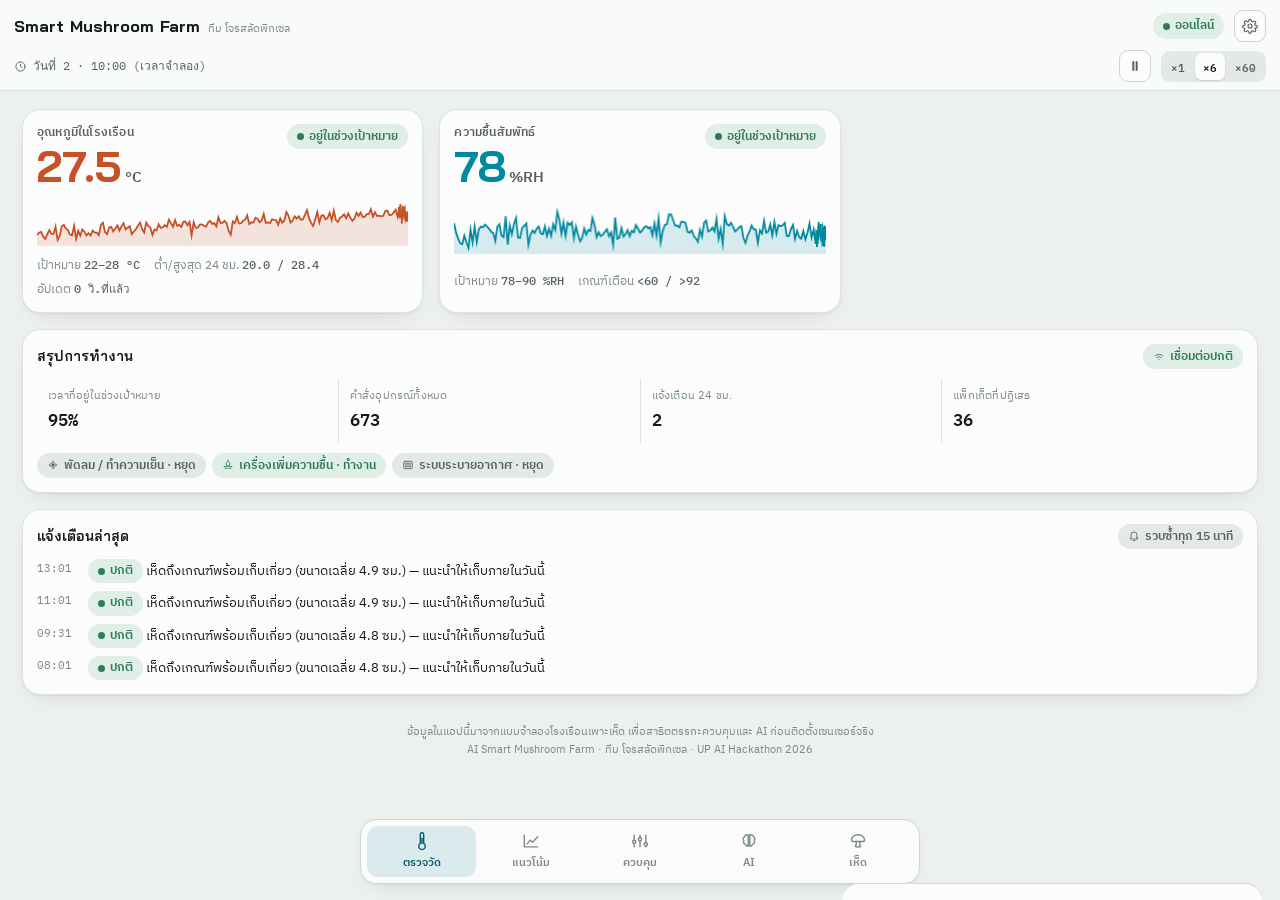
<file: docs/index.html>
<!doctype html>
<html lang="th">
<head>
<meta charset="utf-8">
<meta name="viewport" content="width=device-width, initial-scale=1, viewport-fit=cover">
<meta name="description" content="แอปควบคุมโรงเพาะเห็ดอัจฉริยะด้วย AI (โหมดจำลอง) — ทีม โจรสลัดพิกเซล UP AI Hackathon 2026">
<title>Smart Mushroom Farm</title>
<link rel="preconnect" href="https://fonts.gstatic.com" crossorigin>
<link rel="stylesheet" href="https://fonts.googleapis.com/css2?family=Bai+Jamjuree:wght@500;600;700&family=IBM+Plex+Sans+Thai:wght@400;500;600&family=IBM+Plex+Mono:wght@400;500;600&display=swap">
<style>/* AI Smart Mushroom Farm — ระบบสีและเลย์เอาต์
   จานสี: ดินเพาะ/สายใยเห็ด (นิวทรัลอมเขียว) + ละอองน้ำ (เขียวน้ำทะเล) + ดอกเห็ด (ส้มดินเผา) */
:root {
  /* นิวทรัลเอียงเขียวเล็กน้อย ให้เข้ากับบรรยากาศโรงเรือน */
  --ground: #EDF1EE;
  --surface: #FBFCFB;
  --surface-2: #E3E9E5;
  --surface-3: #D7DFDA;
  --line: #CBD5CF;
  --line-soft: #DDE4DF;
  --ink: #141B17;
  --ink-2: #55635C;
  --ink-3: #7B8A82;

  --accent: #005F6B;
  --accent-ink: #FFFFFF;
  --accent-soft: #DBEBED;

  --temp: #C75126;
  --humid: #0089A0;
  --temp-fill: rgba(199, 81, 38, .14);
  --humid-fill: rgba(0, 137, 160, .14);

  --good: #2E7A56;
  --good-bg: #DFEEE6;
  --warn: #8A5B00;
  --warn-bg: #F6E9CE;
  --crit: #A32A20;
  --crit-bg: #F7E1DE;

  --band: rgba(0, 95, 107, .07);
  --grid: rgba(20, 27, 23, .09);

  --r-lg: 18px;
  --r-md: 13px;
  --r-sm: 9px;
  --shadow: 0 1px 2px rgba(20, 27, 23, .06), 0 8px 24px -14px rgba(20, 27, 23, .22);

  --font-display: "Bai Jamjuree", "Segoe UI", system-ui, sans-serif;
  --font-body: "IBM Plex Sans Thai", "Leelawadee UI", "Segoe UI", system-ui, sans-serif;
  --font-mono: "IBM Plex Mono", ui-monospace, "Cascadia Mono", monospace;
}
@media (prefers-color-scheme: dark) {
  :root:not([data-theme="light"]) {
    --ground: #0E1311;
    --surface: #161D19;
    --surface-2: #1E2721;
    --surface-3: #26312A;
    --line: #2B3630;
    --line-soft: #222C26;
    --ink: #E6EDE8;
    --ink-2: #9CAAA3;
    --ink-3: #77857D;

    --accent: #5CC2D4;
    --accent-ink: #06231F;
    --accent-soft: #14312F;

    --temp: #DB7449;
    --humid: #1FA3B8;
    --temp-fill: rgba(219, 116, 73, .17);
    --humid-fill: rgba(31, 163, 184, .17);

    --good: #5FB98D;
    --good-bg: #163024;
    --warn: #D9A63C;
    --warn-bg: #33280D;
    --crit: #F0796B;
    --crit-bg: #3A1A17;

    --band: rgba(92, 194, 212, .09);
    --grid: rgba(230, 237, 232, .10);
    --shadow: 0 1px 2px rgba(0, 0, 0, .5), 0 10px 26px -16px rgba(0, 0, 0, .8);
  }
}
:root[data-theme="dark"] {
  --ground: #0E1311; --surface: #161D19; --surface-2: #1E2721; --surface-3: #26312A;
  --line: #2B3630; --line-soft: #222C26; --ink: #E6EDE8; --ink-2: #9CAAA3; --ink-3: #77857D;
  --accent: #5CC2D4; --accent-ink: #06231F; --accent-soft: #14312F;
  --temp: #DB7449; --humid: #1FA3B8;
  --temp-fill: rgba(219, 116, 73, .17); --humid-fill: rgba(31, 163, 184, .17);
  --good: #5FB98D; --good-bg: #163024; --warn: #D9A63C; --warn-bg: #33280D;
  --crit: #F0796B; --crit-bg: #3A1A17;
  --band: rgba(92, 194, 212, .09); --grid: rgba(230, 237, 232, .10);
  --shadow: 0 1px 2px rgba(0,0,0,.5), 0 10px 26px -16px rgba(0,0,0,.8);
}

* { box-sizing: border-box; }
body {
  margin: 0;
  background: var(--ground);
  color: var(--ink);
  font-family: var(--font-body);
  font-size: 15px;
  line-height: 1.5;
  -webkit-text-size-adjust: 100%;
  -webkit-tap-highlight-color: transparent;
}
:focus-visible { outline: 2px solid var(--accent); outline-offset: 2px; border-radius: 6px; }
@media (prefers-reduced-motion: reduce) { * { animation: none !important; transition: none !important; } }

.app { min-height: 100dvh; display: flex; flex-direction: column; }

/* ───────── หัวแอป ───────── */
.top {
  position: sticky; top: 0; z-index: 20;
  background: color-mix(in srgb, var(--surface) 88%, transparent);
  backdrop-filter: blur(12px);
  border-bottom: 1px solid var(--line-soft);
  padding: 10px 14px 8px;
  display: flex; flex-direction: column; gap: 8px;
}
.top-row { display: flex; align-items: center; gap: 10px; }
.brand { display: flex; align-items: baseline; gap: 8px; min-width: 0; }
.brand b {
  font-family: var(--font-display); font-weight: 700; font-size: 16px;
  letter-spacing: .1px; white-space: nowrap;
}
.brand span { font-size: 11px; color: var(--ink-3); white-space: nowrap; }
@media (max-width: 439px) { .brand span { display: none; } .brand b { font-size: 15px; } }
.spacer { flex: 1; }

.pill {
  display: inline-flex; align-items: center; gap: 5px;
  padding: 3px 9px; border-radius: 999px;
  font-size: 11.5px; font-weight: 600; white-space: nowrap;
  border: 1px solid transparent;
}
.pill svg { width: 12px; height: 12px; flex: none; }
.pill.good { background: var(--good-bg); color: var(--good); }
.pill.warn { background: var(--warn-bg); color: var(--warn); }
.pill.crit { background: var(--crit-bg); color: var(--crit); }
.pill.quiet { background: var(--surface-2); color: var(--ink-2); }
.dot { width: 7px; height: 7px; border-radius: 50%; background: currentColor; flex: none; }
.dot.live { animation: beat 2.4s ease-in-out infinite; }
@keyframes beat { 0%,100% { opacity: 1 } 50% { opacity: .35 } }

.clock {
  font-family: var(--font-mono); font-size: 12px; font-variant-numeric: tabular-nums;
  color: var(--ink-2); display: flex; align-items: center; gap: 6px; white-space: nowrap;
}
.clock svg { width: 13px; height: 13px; flex: none; }
.iconbtn {
  appearance: none; border: 1px solid var(--line); background: var(--surface);
  color: var(--ink-2); width: 32px; height: 32px; border-radius: 9px;
  display: grid; place-items: center; cursor: pointer; flex: none;
}
.iconbtn svg { width: 16px; height: 16px; }
.iconbtn:hover { border-color: var(--accent); color: var(--accent); }
.iconbtn[aria-pressed="true"] { background: var(--accent); border-color: var(--accent); color: var(--accent-ink); }

.seg { display: flex; background: var(--surface-2); border-radius: 9px; padding: 2px; gap: 2px; }
.seg button {
  appearance: none; border: 0; background: transparent; color: var(--ink-2);
  font-family: var(--font-mono); font-size: 11px; font-weight: 600;
  padding: 4px 8px; border-radius: 7px; cursor: pointer;
}
.seg button[aria-pressed="true"] { background: var(--surface); color: var(--ink); box-shadow: 0 1px 2px rgba(0,0,0,.12); }

/* ───────── เนื้อหา ───────── */
main { flex: 1; padding: 14px 14px 92px; display: grid; gap: 12px; align-content: start; }
@media (min-width: 760px) {
  main { grid-template-columns: repeat(2, minmax(0, 1fr)); padding: 18px 22px 100px; gap: 16px; }
  .wide { grid-column: 1 / -1; }
}
@media (min-width: 1180px) {
  main { grid-template-columns: repeat(3, minmax(0, 1fr)); max-width: 1500px; margin: 0 auto; width: 100%; }
}

.card {
  background: var(--surface); border: 1px solid var(--line-soft);
  border-radius: var(--r-lg); padding: 14px; box-shadow: var(--shadow);
  min-width: 0;
}
.card > h2 {
  margin: 0 0 2px; font-family: var(--font-display); font-weight: 600;
  font-size: 14px; letter-spacing: .1px; text-wrap: balance;
}
.card > h2 + .sub { margin: 0 0 10px; }
.sub { font-size: 11.5px; color: var(--ink-3); margin: 0 0 8px; }
.head { display: flex; align-items: center; gap: 8px; margin-bottom: 10px; }
.head h2 { margin: 0; flex: 1; font-family: var(--font-display); font-weight: 600; font-size: 14px; }

/* ป้ายบอกเหตุ */
.banner {
  border-radius: var(--r-md); padding: 11px 13px; display: flex; gap: 10px;
  align-items: flex-start; font-size: 13px; line-height: 1.45;
}
.banner svg { width: 17px; height: 17px; flex: none; margin-top: 1px; }
.banner.crit { background: var(--crit-bg); color: var(--crit); }
.banner.warn { background: var(--warn-bg); color: var(--warn); }
.banner b { display: block; font-size: 13px; }
.banner .btn { margin-top: 8px; }

/* ค่าหลัก */
.hero { display: grid; gap: 10px; }
.hero-top { display: flex; align-items: flex-start; gap: 10px; }
.hero-label { font-size: 12px; color: var(--ink-2); font-weight: 600; letter-spacing: .2px; }
.readout { display: flex; align-items: baseline; gap: 4px; margin-top: 2px; }
.readout .v {
  font-family: var(--font-display); font-weight: 700; font-size: 44px; line-height: 1;
  font-variant-numeric: tabular-nums; letter-spacing: -.5px;
}
.readout .u { font-size: 15px; color: var(--ink-2); font-weight: 600; }
.hero.temp .readout .v { color: var(--temp); }
.hero.humid .readout .v { color: var(--humid); }
.meta { display: flex; flex-wrap: wrap; gap: 6px 14px; font-size: 11.5px; color: var(--ink-3); }
.meta b { color: var(--ink-2); font-family: var(--font-mono); font-weight: 500; font-variant-numeric: tabular-nums; }
.spark { width: 100%; height: 46px; display: block; }

/* ตัวเลขสรุป */
.kpis { display: grid; grid-template-columns: repeat(2, 1fr); gap: 1px; background: var(--line-soft); border-radius: var(--r-md); overflow: hidden; }
@media (min-width: 480px) { .kpis { grid-template-columns: repeat(4, 1fr); } }
.kpi { background: var(--surface); padding: 10px 11px; }
.kpi .k { font-size: 10.5px; color: var(--ink-3); letter-spacing: .2px; }
.kpi .n { font-family: var(--font-mono); font-size: 17px; font-weight: 600; font-variant-numeric: tabular-nums; margin-top: 2px; }

/* กราฟ */
.chart-wrap { position: relative; }
canvas.chart { width: 100%; height: 190px; display: block; touch-action: pan-y; }
.legend { display: flex; flex-wrap: wrap; gap: 12px; font-size: 11.5px; color: var(--ink-2); margin-top: 8px; }
.legend i { width: 14px; height: 3px; border-radius: 2px; display: inline-block; vertical-align: middle; margin-right: 5px; }
.legend i.dash { background: repeating-linear-gradient(90deg, currentColor 0 4px, transparent 4px 7px); height: 3px; }
.tip {
  position: absolute; pointer-events: none; opacity: 0; transition: opacity .12s;
  background: var(--surface); border: 1px solid var(--line); border-radius: 10px;
  padding: 7px 9px; font-size: 11.5px; box-shadow: var(--shadow); z-index: 5; min-width: 118px;
}
.tip.on { opacity: 1; }
.tip .tt { color: var(--ink-3); font-family: var(--font-mono); font-size: 10.5px; }
.tip .tr { display: flex; justify-content: space-between; gap: 12px; font-variant-numeric: tabular-nums; }
.tip .tr b { font-family: var(--font-mono); font-weight: 600; }

table.data { width: 100%; border-collapse: collapse; font-size: 12px; }
table.data th, table.data td { text-align: right; padding: 5px 7px; border-bottom: 1px solid var(--line-soft); font-variant-numeric: tabular-nums; }
table.data th:first-child, table.data td:first-child { text-align: left; font-family: var(--font-mono); color: var(--ink-3); }
table.data th { color: var(--ink-3); font-weight: 600; font-size: 11px; }
.scroll-x { overflow-x: auto; }
.tblbox { max-height: 240px; overflow: auto; border: 1px solid var(--line-soft); border-radius: var(--r-md); }

/* อุปกรณ์ */
.dev { border: 1px solid var(--line-soft); border-radius: var(--r-md); padding: 11px; display: grid; gap: 9px; background: var(--surface); }
.dev + .dev { margin-top: 9px; }
.dev-top { display: flex; align-items: center; gap: 9px; }
.dev-ico { width: 34px; height: 34px; border-radius: 10px; display: grid; place-items: center; background: var(--surface-2); color: var(--ink-2); flex: none; }
.dev-ico svg { width: 18px; height: 18px; }
.dev-ico.on { background: var(--accent-soft); color: var(--accent); }
.dev-ico.on svg { animation: spin 2.6s linear infinite; }
.dev-ico.on.nospin svg { animation: none; }
@keyframes spin { to { transform: rotate(360deg); } }
.dev-name { font-weight: 600; font-size: 13.5px; }
.dev-note { font-size: 11px; color: var(--ink-3); font-family: var(--font-mono); }
.row { display: flex; align-items: center; gap: 8px; flex-wrap: wrap; }
.btn {
  appearance: none; cursor: pointer; font-family: var(--font-body); font-weight: 600; font-size: 12.5px;
  padding: 7px 13px; border-radius: 9px; border: 1px solid var(--line); background: var(--surface); color: var(--ink);
}
.btn:hover:not(:disabled) { border-color: var(--accent); color: var(--accent); }
.btn.primary { background: var(--accent); border-color: var(--accent); color: var(--accent-ink); }
.btn.primary:hover { filter: brightness(1.08); color: var(--accent-ink); }
.btn.ghost { border-style: dashed; color: var(--ink-2); }
.btn:disabled { opacity: .45; cursor: not-allowed; }
.btn.sm { padding: 5px 10px; font-size: 11.5px; }

/* แถบความเชื่อมั่น */
.conf { display: grid; gap: 4px; }
.conf-bar { height: 7px; border-radius: 99px; background: var(--surface-2); overflow: hidden; }
.conf-bar i { display: block; height: 100%; border-radius: 99px; background: var(--accent); }
.conf-bar i.low { background: var(--warn); }
.conf-note { font-size: 11px; color: var(--ink-3); }
.gate { font-family: var(--font-mono); font-size: 10.5px; }

.list { display: grid; gap: 8px; }
.item { display: flex; gap: 9px; align-items: flex-start; font-size: 12.5px; line-height: 1.42; }
.item .when { font-family: var(--font-mono); font-size: 10.5px; color: var(--ink-3); flex: none; width: 42px; padding-top: 2px; }
.item .txt { min-width: 0; }
.chipline { display: flex; gap: 6px; flex-wrap: wrap; }
.empty { font-size: 12px; color: var(--ink-3); font-style: italic; padding: 6px 0; }

/* ฟอร์ม */
.field { display: grid; gap: 4px; }
.field label { font-size: 11.5px; color: var(--ink-2); font-weight: 600; }
.field input[type="number"], .field select {
  font-family: var(--font-mono); font-size: 13px; padding: 7px 9px; border-radius: 9px;
  border: 1px solid var(--line); background: var(--surface); color: var(--ink); width: 100%;
}
.grid2 { display: grid; grid-template-columns: 1fr 1fr; gap: 9px; }
.err { color: var(--crit); font-size: 11.5px; }
.ok { color: var(--good); font-size: 11.5px; }
.switch { display: flex; align-items: center; justify-content: space-between; gap: 10px; padding: 8px 0; border-bottom: 1px solid var(--line-soft); }
.switch:last-child { border-bottom: 0; }
.switch .st { font-size: 12.5px; font-weight: 600; }
.switch .sd { font-size: 11px; color: var(--ink-3); }
.toggle {
  appearance: none; width: 42px; height: 24px; border-radius: 99px; background: var(--surface-3);
  border: 0; position: relative; cursor: pointer; flex: none; transition: background .18s;
}
.toggle::after { content: ""; position: absolute; top: 3px; left: 3px; width: 18px; height: 18px; border-radius: 50%; background: #fff; transition: transform .18s; box-shadow: 0 1px 3px rgba(0,0,0,.3); }
.toggle[aria-checked="true"] { background: var(--accent); }
.toggle[aria-checked="true"]::after { transform: translateX(18px); }

/* ภาพเห็ด */
.viewer { position: relative; border-radius: var(--r-md); overflow: hidden; background: #0d100e; }
canvas.cvcanvas { width: 100%; display: block; aspect-ratio: 4 / 3; }
.viewer .stamp {
  position: absolute; left: 8px; bottom: 8px; font-family: var(--font-mono); font-size: 10px;
  color: #dfe7e2; background: rgba(0,0,0,.5); padding: 3px 7px; border-radius: 6px; letter-spacing: .2px;
}
.mgrid { display: grid; grid-template-columns: repeat(2, 1fr); gap: 1px; background: var(--line-soft); border-radius: var(--r-md); overflow: hidden; margin-top: 10px; }
@media (min-width: 520px) { .mgrid { grid-template-columns: repeat(3, 1fr); } }
.mgrid > div { background: var(--surface); padding: 9px 10px; }
.mgrid .k { font-size: 10.5px; color: var(--ink-3); }
.mgrid .n { font-family: var(--font-mono); font-size: 15px; font-weight: 600; font-variant-numeric: tabular-nums; }

/* แถบเมนูล่าง */
nav.tabs {
  position: fixed; bottom: 0; left: 0; right: 0; z-index: 30;
  display: grid; grid-template-columns: repeat(5, 1fr);
  background: color-mix(in srgb, var(--surface) 92%, transparent);
  backdrop-filter: blur(14px);
  border-top: 1px solid var(--line);
  padding: 6px 6px calc(6px + env(safe-area-inset-bottom));
}
nav.tabs button {
  appearance: none; border: 0; background: transparent; color: var(--ink-3);
  display: grid; justify-items: center; gap: 3px; padding: 5px 2px; border-radius: 11px;
  font-size: 10.5px; font-weight: 600; cursor: pointer; font-family: var(--font-body);
}
nav.tabs button svg { width: 20px; height: 20px; }
nav.tabs button[aria-current="page"] { color: var(--accent); background: var(--accent-soft); }
@media (min-width: 760px) {
  nav.tabs {
    left: 50%; right: auto; transform: translateX(-50%);
    width: min(560px, calc(100% - 36px));
    bottom: 16px; border-radius: 16px; border: 1px solid var(--line);
    box-shadow: var(--shadow); padding: 6px;
  }
}
nav.tabs .badge {
  position: absolute; transform: translate(14px, -4px);
  background: var(--crit); color: #fff; font-family: var(--font-mono);
  font-size: 9px; min-width: 15px; height: 15px; border-radius: 99px; display: grid; place-items: center; padding: 0 3px;
}

/* แผ่นตั้งค่า */
.sheet-bg { position: fixed; inset: 0; background: rgba(8,12,10,.45); z-index: 40; opacity: 0; pointer-events: none; transition: opacity .2s; }
.sheet-bg.on { opacity: 1; pointer-events: auto; }
.sheet {
  position: fixed; z-index: 41; left: 0; right: 0; bottom: 0;
  max-height: 88dvh; overflow: auto;
  background: var(--surface); border-radius: 20px 20px 0 0;
  border-top: 1px solid var(--line); padding: 14px 16px calc(20px + env(safe-area-inset-bottom));
  transform: translateY(102%); transition: transform .24s cubic-bezier(.3,.8,.3,1);
  display: grid; gap: 14px;
}
.sheet.on { transform: translateY(0); }
@media (min-width: 760px) {
  .sheet { left: auto; right: 18px; bottom: 18px; width: 420px; border-radius: 18px; max-height: 82dvh; }
}
.sheet h3 { margin: 0; font-family: var(--font-display); font-size: 15px; font-weight: 700; }
.sheet .grab { width: 40px; height: 4px; border-radius: 99px; background: var(--surface-3); margin: 0 auto 2px; }
.sec-title { font-size: 11px; font-weight: 700; letter-spacing: .6px; text-transform: uppercase; color: var(--ink-3); }
.note { font-size: 11.5px; color: var(--ink-3); line-height: 1.5; }
.footer-note { grid-column: 1 / -1; font-size: 11px; color: var(--ink-3); text-align: center; padding: 2px 0 4px; line-height: 1.6; }
</style>
<link rel="manifest" href="manifest.webmanifest">
<meta name="theme-color" content="#005F6B" media="(prefers-color-scheme: light)">
<meta name="theme-color" content="#0E1311" media="(prefers-color-scheme: dark)">
<meta name="mobile-web-app-capable" content="yes">
<meta name="apple-mobile-web-app-capable" content="yes">
<meta name="apple-mobile-web-app-status-bar-style" content="default">
<meta name="apple-mobile-web-app-title" content="โรงเห็ด AI">
<link rel="apple-touch-icon" href="icons/apple-touch-icon.png">
<link rel="icon" type="image/png" sizes="32x32" href="icons/favicon-32.png">
</head>
<body>
<div class="app">
  <header class="top" id="top"></header>
  <main id="main"></main>
  <nav class="tabs" id="tabs" aria-label="เมนูหลัก"></nav>
</div>
<div class="sheet-bg" id="sheetbg"></div>
<div class="sheet" id="sheet" role="dialog" aria-label="ตั้งค่า"></div>
<div id="toast" style="position:fixed;left:50%;transform:translateX(-50%);bottom:calc(78px + env(safe-area-inset-bottom));z-index:60;background:var(--surface);border:1px solid var(--good);color:var(--ink);padding:9px 14px;border-radius:11px;font-size:12.5px;box-shadow:var(--shadow);opacity:0;transition:opacity .2s;pointer-events:none;max-width:88vw;text-align:center"></div>

<script>/*!
 * AI Smart Mushroom Farm — core engine (simulation + safety + AI)
 * ทีม โจรสลัดพิกเซล · UP AI Hackathon 2026
 *
 * โมดูลนี้ไม่มีการอ้างถึง DOM ทำให้ทดสอบด้วย Node ได้โดยตรง
 */
(function (root, factory) {
  var api = factory();
  if (typeof module === 'object' && module.exports) module.exports = api;
  root.SmartFarmCore = api;
})(typeof globalThis !== 'undefined' ? globalThis : this, function () {
  'use strict';

  // ───────────────────────── ค่าคงที่ตาม SPEC ─────────────────────────
  var C = {
    READ_INTERVAL: 10,        // วินาที (SENS-01)
    VALID: { tMin: -10, tMax: 60, hMin: 0, hMax: 100 },   // SENS-02
    ROC: { t: 2.0, h: 10.0 }, // การเปลี่ยนแปลงสูงสุดต่อ 1 ช่วงอ่านค่า
    ACK_TIMEOUT: 5,           // CTRL-01
    MAX_RETRY: 3,
    CMD_GAP: 30,              // CTRL-04: 1 คำสั่ง/30 วินาที ต่ออุปกรณ์
    MANUAL_LOCK: 900,         // CTRL-03: 15 นาที
    ALERT_COOLDOWN: 900,      // ALRT-02: 15 นาที
    STALE: 300,               // FAIL-02: 5 นาที
    CONF_GATE: 0.6,           // AIAN-03
    CV_INTERVAL: 1800,        // CV-01: 30 นาที
    RAW_KEEP: 1080,           // ~3 ชม. ที่ 10 วินาที
    AGG_BUCKET: 300,          // ค่าเฉลี่ยราย 5 นาที
    AGG_KEEP: 576,            // ~48 ชม.
    SAFE: { fan: false, humidifier: false, vent: true } // FAIL-03 (ระบายอากาศ fail-open)
  };

  var DEVICES = [
    { id: 'fan',         name: 'พัดลม / ทำความเย็น', icon: 'fan' },
    { id: 'humidifier',  name: 'เครื่องเพิ่มความชื้น', icon: 'mist' },
    { id: 'vent',        name: 'ระบบระบายอากาศ',     icon: 'vent' }
  ];

  // ───────────────────────── สุ่มแบบกำหนด seed ได้ ─────────────────────────
  function mulberry32(a) {
    return function () {
      a |= 0; a = (a + 0x6D2B79F5) | 0;
      var t = Math.imul(a ^ (a >>> 15), 1 | a);
      t = (t + Math.imul(t ^ (t >>> 7), 61 | t)) ^ t;
      return ((t ^ (t >>> 14)) >>> 0) / 4294967296;
    };
  }
  function gauss(rnd) {
    var u = 1 - rnd(), v = rnd();
    return Math.sqrt(-2 * Math.log(u)) * Math.cos(2 * Math.PI * v);
  }

  // ───────────────────────── สร้างสถานะเริ่มต้น ─────────────────────────
  function createState(opts) {
    opts = opts || {};
    var startClock = opts.clock != null ? opts.clock : 8 * 3600; // เริ่ม 08:00 ของวันจำลอง
    var s = {
      version: 3,
      clock: startClock,          // วินาทีในโลกจำลอง
      day: 1,
      seed: opts.seed != null ? opts.seed : 20260827,
      speed: 6,
      running: true,

      // สภาพจริงในโรงเรือน (ผู้ใช้ไม่เห็นตรง ๆ — เห็นผ่านเซนเซอร์)
      truth: { temp: 25.4, humid: 84.0 },

      // ค่าที่อ่านได้จากเซนเซอร์
      reading: { temp: 25.4, humid: 84.0, at: startClock, valid: true, flags: [] },
      sensor: { lastSeen: startClock, rejected: 0, accepted: 0, flagged: 0 },

      targets:    { tMin: 22, tMax: 28, hMin: 78, hMax: 90 },   // CTRL-06
      thresholds: { tLo: 15, tHi: 32, hLo: 60, hHi: 92 },       // ALRT-01

      devices: {},
      arbitration: [],
      commandLog: [],
      alerts: [],
      alertCooldown: {},

      safeState: { active: false, since: null, reason: '', ackRequired: false },

      ai: {
        online: true,
        pattern: [],
        forecast: null,
        recommendation: null,
        autoApply: false,
        lastRun: -1,
        accuracy: { n: 0, sumAbs: 0, mae: null },
        pending: []   // คู่ (เวลาที่พยากรณ์ถึง, ค่าที่พยากรณ์) เพื่อวัด MAE จริง
      },

      cv: {
        lastCapture: null, nextCapture: startClock + 60, cycles: 0, skipped: 0,
        metrics: null, detections: [], quality: null, history: []
      },
      growth: { goodSeconds: 0, biomass: 0.6, flush: 1 },

      role: 'operator',   // operator | admin | viewer  (SEC-02)
      scenario: { heatwave: false, sensorFail: false, actuatorFail: '', cameraFail: false, aiFail: false, doorOpen: false },

      raw: [],   // { t, temp, humid, flag }
      agg: [],   // { t, tAvg, tMin, tMax, hAvg, hMin, hMax, n }
      _aggBucket: null,
      stats: { commands: 0, acks: 0, timeouts: 0, autoApplied: 0, overrides: 0 }
    };
    DEVICES.forEach(function (d) {
      s.devices[d.id] = {
        id: d.id, on: false, desired: false, pending: false,
        retries: 0, ackDeadline: null, lastCommandAt: -1e9,
        unresponsive: false, ackRequired: false,
        manualUntil: 0, manualBy: null, source: 'auto', runSeconds: 0
      };
    });
    s._rnd = mulberry32(s.seed);
    return s;
  }

  function rehydrate(s) {
    if (!s || s.version !== 3) return null;
    s._rnd = mulberry32((s.seed || 1) + Math.floor(s.clock));
    return s;
  }

  // ───────────────────────── แบบจำลองทางกายภาพ ─────────────────────────
  function ambient(s) {
    // อุณหภูมิภายนอกแบบวัฏจักรรายวัน (พะเยา ~20–33 °C) ต่ำสุดตี 5 สูงสุดบ่าย 2
    var hr = (s.clock % 86400) / 3600;
    var base = 26.2 + 6.4 * Math.sin((2 * Math.PI * (hr - 8.5)) / 24);
    if (s.scenario.heatwave) base += 8;
    var rh = 68 - 14 * Math.sin((2 * Math.PI * (hr - 8.5)) / 24);
    return { temp: base, humid: Math.max(30, Math.min(95, rh)) };
  }

  function physics(s, dt) {
    var out = ambient(s);
    var t = s.truth.temp, h = s.truth.humid;

    // การรั่วไหลความร้อน/ความชื้นกับภายนอก (เปิดประตู/ระบายอากาศ = คูปปลิ้งแรงขึ้น)
    var tau = 2400;
    if (s.devices.vent.on) tau = 700;
    if (s.scenario.doorOpen) tau = 260;
    t += (out.temp - t) * (dt / tau);
    h += (out.humid - h) * (dt / (tau * 1.7));

    // ความร้อนจากการหายใจของก้อนเชื้อ + ความชื้นที่คายออก
    t += 0.00016 * dt;
    h += 0.00090 * dt;

    if (s.devices.fan.on)        { t -= 0.00240 * dt; h -= 0.00060 * dt; }
    if (s.devices.humidifier.on) { h += 0.00780 * dt; t -= 0.00030 * dt; }
    if (s.devices.vent.on)       { h -= 0.00230 * dt; }

    s.truth.temp = Math.max(-5, Math.min(55, t));
    s.truth.humid = Math.max(5, Math.min(99.5, h));
  }

  // ───────────────────────── การอ่านค่า + ตรวจสอบ (SENS-02) ─────────────────────────
  function readSensor(s) {
    if (s.scenario.sensorFail) return null;          // อุปกรณ์ขาดการเชื่อมต่อ
    var r = s._rnd;
    // ±0.3 °C / ±2 %RH ตามสเปก SHT31-D
    var temp = s.truth.temp + gauss(r) * 0.12;
    var humid = s.truth.humid + gauss(r) * 0.55;
    // 0.4% ของแพ็กเก็ตเป็นข้อมูลปลอม/ผิดพลาด เพื่อสาธิตการตรวจจับ (SEC-03)
    var spoofed = r() < 0.004;
    if (spoofed) { temp = 99.9 * (r() > 0.5 ? 1 : -1); }
    return { temp: temp, humid: humid, spoofed: spoofed };
  }

  function validate(s, pkt) {
    var flags = [];
    if (pkt.spoofed) flags.push('signature');
    if (pkt.temp < C.VALID.tMin || pkt.temp > C.VALID.tMax) flags.push('range-temp');
    if (pkt.humid < C.VALID.hMin || pkt.humid > C.VALID.hMax) flags.push('range-humid');
    var prev = s.reading;
    if (prev && prev.valid) {
      if (Math.abs(pkt.temp - prev.temp) > C.ROC.t) flags.push('roc-temp');
      if (Math.abs(pkt.humid - prev.humid) > C.ROC.h) flags.push('roc-humid');
    }
    return flags;
  }

  function pushHistory(s, rec) {
    s.raw.push(rec);
    if (s.raw.length > C.RAW_KEEP) s.raw.splice(0, s.raw.length - C.RAW_KEEP);
    var key = Math.floor(rec.t / C.AGG_BUCKET);
    var b = s._aggBucket;
    if (!b || b.key !== key) {
      if (b) {
        s.agg.push({ t: b.key * C.AGG_BUCKET, n: b.n,
          tAvg: b.tS / b.n, tMin: b.tMin, tMax: b.tMax,
          hAvg: b.hS / b.n, hMin: b.hMin, hMax: b.hMax });
        if (s.agg.length > C.AGG_KEEP) s.agg.splice(0, s.agg.length - C.AGG_KEEP);
      }
      b = s._aggBucket = { key: key, n: 0, tS: 0, hS: 0, tMin: 99, tMax: -99, hMin: 200, hMax: -200 };
    }
    b.n++; b.tS += rec.temp; b.hS += rec.humid;
    b.tMin = Math.min(b.tMin, rec.temp); b.tMax = Math.max(b.tMax, rec.temp);
    b.hMin = Math.min(b.hMin, rec.humid); b.hMax = Math.max(b.hMax, rec.humid);
  }

  function connection(s) {
    var age = s.clock - s.sensor.lastSeen;
    if (age <= 30) return 'online';
    if (age <= C.STALE) return 'stale';
    return 'offline';
  }

  // ───────────────────────── บริการส่งคำสั่งอุปกรณ์ ─────────────────────────
  // ทุกคำสั่ง (จากคน / กฎ / AI) ผ่านฟังก์ชันนี้เท่านั้น
  function sendCommand(s, id, on, source, opts) {
    opts = opts || {};
    var d = s.devices[id];
    if (!d) return { ok: false, reason: 'ไม่พบอุปกรณ์' };

    if (source === 'manual' && s.role === 'viewer')
      return { ok: false, reason: 'บัญชีนี้ดูข้อมูลได้อย่างเดียว (SEC-02)' };

    if (d.unresponsive && !opts.force)
      return { ok: false, reason: 'อุปกรณ์ไม่ตอบสนอง — ต้องกดรับทราบก่อน' };

    if (source !== 'manual' && d.manualUntil > s.clock)
      return { ok: false, reason: 'อยู่ในช่วงคำสั่งด้วยมือมีสิทธิ์เหนือกว่า' };

    if (source !== 'manual' && !opts.force && connection(s) === 'offline')
      return { ok: false, reason: 'ข้อมูลเซนเซอร์ค้าง — หยุดสั่งงานอัตโนมัติ' };

    if (d.on === on && !d.pending) return { ok: false, reason: 'อยู่ในสถานะที่ต้องการแล้ว', noop: true };

    if (!opts.force && s.clock - d.lastCommandAt < C.CMD_GAP)
      return { ok: false, reason: 'จำกัดความถี่คำสั่ง (1 ครั้ง/30 วินาที)', rateLimited: true };

    d.desired = on; d.pending = true; d.retries = 0;
    d.ackDeadline = s.clock + C.ACK_TIMEOUT;
    d.lastCommandAt = s.clock; d.source = source;
    if (source === 'manual') {
      d.manualUntil = s.clock + C.MANUAL_LOCK; d.manualBy = s.role;
      s.stats.overrides++;
    }
    s.stats.commands++;
    log(s, { t: s.clock, device: id, on: on, source: source, event: 'sent' });
    return { ok: true };
  }

  function log(s, entry) {
    s.commandLog.unshift(entry);
    if (s.commandLog.length > 120) s.commandLog.pop();
  }

  function updateDevices(s, dt) {
    DEVICES.forEach(function (dd) {
      var d = s.devices[dd.id];
      if (d.on) d.runSeconds += dt;
      if (!d.pending) return;
      var failing = s.scenario.actuatorFail === d.id;
      if (!failing) {                       // ตอบรับภายใน 5 วินาที
        d.on = d.desired; d.pending = false; d.ackDeadline = null; d.retries = 0;
        s.stats.acks++;
        log(s, { t: s.clock, device: d.id, on: d.on, source: d.source, event: 'ack' });
        return;
      }
      if (s.clock >= d.ackDeadline) {
        d.retries++;
        s.stats.timeouts++;
        if (d.retries >= C.MAX_RETRY) {     // FAIL-03
          d.pending = false; d.unresponsive = true; d.ackRequired = true;
          d.on = C.SAFE[d.id];
          log(s, { t: s.clock, device: d.id, on: d.on, source: 'safe-state', event: 'unresponsive' });
          raiseAlert(s, 'actuator-' + d.id, 'critical',
            dd.name + ' ไม่ตอบรับคำสั่งหลังลองซ้ำ 3 ครั้ง → เข้าสถานะปลอดภัย (' + (C.SAFE[d.id] ? 'เปิด' : 'ปิด') + ')');
          enterSafeState(s, dd.name + ' ไม่ตอบสนอง');
        } else {
          d.ackDeadline = s.clock + C.ACK_TIMEOUT;
          log(s, { t: s.clock, device: d.id, on: d.desired, source: d.source, event: 'retry-' + d.retries });
        }
      }
    });
  }

  function acknowledgeDevice(s, id) {
    var d = s.devices[id];
    if (!d) return { ok: false };
    d.unresponsive = false; d.ackRequired = false; d.retries = 0;
    d.lastCommandAt = -1e9;
    var any = DEVICES.some(function (x) { return s.devices[x.id].ackRequired; });
    if (!any && s.safeState.active && !isStale(s)) clearSafeState(s);
    log(s, { t: s.clock, device: id, source: 'operator', event: 'acknowledged' });
    return { ok: true };
  }

  function releaseManual(s, id) {
    var d = s.devices[id];
    if (d) { d.manualUntil = 0; d.manualBy = null; }
    return { ok: true };
  }

  // ───────────────────────── สถานะปลอดภัย (FAIL-02 / FAIL-03) ─────────────────────────
  function isStale(s) { return s.clock - s.sensor.lastSeen > C.STALE; }

  function enterSafeState(s, reason) {
    if (s.safeState.active) return;
    s.safeState = { active: true, since: s.clock, reason: reason, ackRequired: true };
    DEVICES.forEach(function (dd) {
      var d = s.devices[dd.id];
      d.on = C.SAFE[dd.id]; d.desired = C.SAFE[dd.id]; d.pending = false;
    });
    log(s, { t: s.clock, device: 'ทุกอุปกรณ์', source: 'safe-state', event: 'enter', on: null });
  }

  function clearSafeState(s) {
    s.safeState = { active: false, since: null, reason: '', ackRequired: false };
    log(s, { t: s.clock, device: 'ทุกอุปกรณ์', source: 'operator', event: 'resume', on: null });
  }

  function acknowledgeSafeState(s) {
    if (isStale(s)) return { ok: false, reason: 'ข้อมูลเซนเซอร์ยังค้างอยู่' };
    DEVICES.forEach(function (dd) { s.devices[dd.id].ackRequired = false; s.devices[dd.id].unresponsive = false; });
    clearSafeState(s);
    return { ok: true };
  }

  // ───────────────────────── การแจ้งเตือน (ALRT-01/02) ─────────────────────────
  function raiseAlert(s, key, level, message) {
    var last = s.alertCooldown[key];
    if (last != null && s.clock - last < C.ALERT_COOLDOWN) return false;
    s.alertCooldown[key] = s.clock;
    s.alerts.unshift({ t: s.clock, key: key, level: level, message: message, channels: ['push', 'email'] });
    if (s.alerts.length > 60) s.alerts.pop();
    return true;
  }

  function checkAlerts(s) {
    var r = s.reading, th = s.thresholds;
    if (!r.valid) return;
    if (r.temp > th.tHi) raiseAlert(s, 'temp-high', 'critical', 'อุณหภูมิสูงผิดปกติ ' + r.temp.toFixed(1) + ' °C (เกณฑ์ ' + th.tHi + ' °C)');
    else if (r.temp < th.tLo) raiseAlert(s, 'temp-low', 'critical', 'อุณหภูมิต่ำผิดปกติ ' + r.temp.toFixed(1) + ' °C (เกณฑ์ ' + th.tLo + ' °C)');
    if (r.humid > th.hHi) raiseAlert(s, 'humid-high', 'warning', 'ความชื้นสูงผิดปกติ ' + r.humid.toFixed(0) + ' %RH — เสี่ยงเชื้อรา');
    else if (r.humid < th.hLo) raiseAlert(s, 'humid-low', 'warning', 'ความชื้นต่ำผิดปกติ ' + r.humid.toFixed(0) + ' %RH — เห็ดอาจแคระ');
    var conn = connection(s);
    if (conn === 'offline') raiseAlert(s, 'sensor-offline', 'critical', 'ไม่ได้รับข้อมูลจากเซนเซอร์เกิน 5 นาที → เข้าสถานะปลอดภัย');
    else if (conn === 'stale') raiseAlert(s, 'sensor-stale', 'warning', 'ข้อมูลเซนเซอร์ค้าง — หยุดออกคำสั่งใหม่ชั่วคราว');
  }

  // ───────────────────────── ตัวควบคุมตามกฎ (FAIL-01 พร้อมใช้เสมอ) ─────────────────────────
  function deviation(v, lo, hi) {
    if (v > hi) return (v - hi) / Math.max(0.001, hi - lo);
    if (v < lo) return (lo - v) / Math.max(0.001, hi - lo);
    return 0;
  }

  function ruleDecide(s) {
    var r = s.reading, tg = s.targets;
    var wants = {};                       // อุปกรณ์ → ต้องการเปิด/ปิด
    var dbT = 0.4, dbH = 1.5;             // ฮิสเทอรีซิสกันสั่งงานถี่

    // ระบบอุณหภูมิ
    if (r.temp > tg.tMax) wants.fan = true;
    else if (r.temp < tg.tMax - dbT) wants.fan = false;

    // ระบบความชื้น
    if (r.humid < tg.hMin) wants.humidifier = true;
    else if (r.humid > tg.hMin + dbH) wants.humidifier = false;

    // อุปกรณ์ที่ใช้ร่วมกัน: ระบายอากาศ — ทั้งสองระบบแย่งกันสั่ง (CTRL-05)
    var wantVentTemp = r.temp > tg.tMax + 1.2;
    var wantVentHumid = r.humid > tg.hMax;
    var devT = deviation(r.temp, tg.tMin, tg.tMax);
    var devH = deviation(r.humid, tg.hMin, tg.hMax);
    if (wantVentTemp || wantVentHumid) {
      var winner = devT >= devH ? 'temperature' : 'humidity';
      // ถ้าความชื้นต่ำกว่าเป้าและระบบความชื้นชนะ ต้องไม่เปิดระบายอากาศ
      wants.vent = winner === 'temperature' ? true : wantVentHumid;
      pushArb(s, winner, devT, devH, wants.vent);
    } else if (r.humid < tg.hMin || r.temp < tg.tMax - dbT) {
      wants.vent = false;
    }
    return { wants: wants, devT: devT, devH: devH };
  }

  function pushArb(s, winner, devT, devH, result) {
    var last = s.arbitration[0];
    if (last && last.winner === winner && last.result === result && s.clock - last.t < 300) return;
    s.arbitration.unshift({ t: s.clock, device: 'vent', winner: winner, devT: devT, devH: devH, result: result });
    if (s.arbitration.length > 40) s.arbitration.pop();
  }

  function applyControl(s) {
    if (s.safeState.active) return;
    if (isStale(s)) return;               // FAIL-02: หยุดคำสั่งใหม่ ค้างสถานะเดิม
    var decision = ruleDecide(s);
    Object.keys(decision.wants).forEach(function (id) {
      sendCommand(s, id, decision.wants[id], s.ai.online && s.ai.autoApply ? 'ai-rule' : 'rule');
    });
    return decision;
  }

  // ───────────────────────── AI: รูปแบบ / พยากรณ์ / คำแนะนำ ─────────────────────────
  function series(s, key, n) {
    var out = [], src = s.raw;
    for (var i = Math.max(0, src.length - n); i < src.length; i++) {
      if (src[i].flag) continue;
      out.push({ t: src[i].t, v: src[i][key] });
    }
    return out;
  }

  function linreg(pts) {
    var n = pts.length; if (n < 3) return null;
    var mx = 0, my = 0;
    for (var i = 0; i < n; i++) { mx += pts[i].t; my += pts[i].v; }
    mx /= n; my /= n;
    var num = 0, den = 0, ssTot = 0;
    for (i = 0; i < n; i++) { var dx = pts[i].t - mx, dy = pts[i].v - my; num += dx * dy; den += dx * dx; ssTot += dy * dy; }
    if (den === 0) return null;
    var slope = num / den, inter = my - slope * mx, ssRes = 0;
    for (i = 0; i < n; i++) { var e = pts[i].v - (slope * pts[i].t + inter); ssRes += e * e; }
    return { slope: slope, intercept: inter, r2: ssTot ? 1 - ssRes / ssTot : 0, sd: Math.sqrt(ssRes / n), mean: my };
  }

  // Holt's linear trend (double exponential smoothing) — ตัวเลขทั้งหมดมาจากชั้นสถิติ ไม่ใช่ LLM
  function holt(pts, alpha, beta) {
    if (pts.length < 6) return null;
    var level = pts[0].v, trend = pts[1].v - pts[0].v, resid = [];
    for (var i = 1; i < pts.length; i++) {
      var f = level + trend;
      resid.push(pts[i].v - f);
      var prev = level;
      level = alpha * pts[i].v + (1 - alpha) * f;
      trend = beta * (level - prev) + (1 - beta) * trend;
    }
    var sum = 0; resid.slice(-40).forEach(function (e) { sum += e * e; });
    var sd = Math.sqrt(sum / Math.min(40, resid.length));
    return { level: level, trend: trend, sd: sd, step: (pts[pts.length - 1].t - pts[0].t) / (pts.length - 1) };
  }

  // ส่วนประกอบวัฏจักรรายวัน เรียนรู้จากค่าเฉลี่ยรายชั่วโมงย้อนหลัง
  // ต้องมีประวัติอย่างน้อย ~6 ชั่วโมง (72 บักเก็ต) จึงจะเริ่มใช้ ก่อนหน้านั้นคืน 0 (ไม่เดา)
  function diurnal(s, horizonSec, key) {
    if (s.agg.length < 72) return 0;
    var nowSlot = Math.floor((s.clock % 86400) / 3600);
    var futSlot = Math.floor(((s.clock + horizonSec) % 86400) / 3600);
    if (nowSlot === futSlot) return 0;
    var acc = {}, cnt = {};
    s.agg.forEach(function (a) {
      var sl = Math.floor((a.t % 86400) / 3600);
      var v = key === 'temp' ? a.tAvg : a.hAvg;
      acc[sl] = (acc[sl] || 0) + v; cnt[sl] = (cnt[sl] || 0) + 1;
    });
    if (!cnt[nowSlot] || !cnt[futSlot] || cnt[nowSlot] < 3 || cnt[futSlot] < 3) return 0;
    var d = (acc[futSlot] / cnt[futSlot]) - (acc[nowSlot] / cnt[nowSlot]);
    return Math.max(-9, Math.min(9, d));
  }
  function dampedSteps(k, phi) {
    if (k <= 0) return 0;
    return (phi * (1 - Math.pow(phi, k))) / (1 - phi);
  }

  function detectPatterns(s) {
    var out = [];
    var pts = series(s, 'temp', 180);           // 30 นาทีที่ 10 วินาที
    var reg = linreg(pts);
    if (reg) {
      var perHour = reg.slope * 3600;
      if (Math.abs(perHour) > 0.8 && reg.r2 > 0.45) {
        out.push({ kind: 'trend', metric: 'temp', dir: perHour > 0 ? 'up' : 'down',
          rate: perHour, confidence: Math.min(0.97, 0.5 + reg.r2 / 2),
          label: 'อุณหภูมิมีแนวโน้ม' + (perHour > 0 ? 'เพิ่มขึ้น ' : 'ลดลง ') + Math.abs(perHour).toFixed(1) + ' °C/ชม.' });
      }
      // การแกว่ง: นับการกลับทิศ + แอมพลิจูด
      var flips = 0, prevDir = 0, mn = 99, mx = -99;
      for (var i = 1; i < pts.length; i++) {
        var dir = Math.sign(pts[i].v - pts[i - 1].v);
        if (dir !== 0 && prevDir !== 0 && dir !== prevDir) flips++;
        if (dir !== 0) prevDir = dir;
        mn = Math.min(mn, pts[i].v); mx = Math.max(mx, pts[i].v);
      }
      if (pts.length > 60 && flips > 24 && mx - mn > 1.2) {
        out.push({ kind: 'oscillation', metric: 'temp', confidence: Math.min(0.95, 0.45 + flips / 120),
          label: 'อุณหภูมิแกว่ง ' + (mx - mn).toFixed(1) + ' °C ในครึ่งชั่วโมง — ตรวจการตั้งค่าเดดแบนด์' });
      }
    }
    var hp = series(s, 'humid', 180), hreg = linreg(hp);
    if (hreg && Math.abs(hreg.slope * 3600) > 4 && hreg.r2 > 0.5) {
      out.push({ kind: 'trend', metric: 'humid', dir: hreg.slope > 0 ? 'up' : 'down',
        rate: hreg.slope * 3600, confidence: Math.min(0.95, 0.5 + hreg.r2 / 2),
        label: 'ความชื้นมีแนวโน้ม' + (hreg.slope > 0 ? 'เพิ่มขึ้น ' : 'ลดลง ') + Math.abs(hreg.slope * 3600).toFixed(0) + ' %RH/ชม.' });
    }
    // ความผิดปกติเทียบวัฏจักรรายวัน
    if (s.agg.length >= 24 && reg) {
      var slot = Math.floor(((s.clock % 86400) / 3600) * 2), sum = 0, n = 0, sq = 0;
      s.agg.forEach(function (a) {
        if (Math.floor(((a.t % 86400) / 3600) * 2) === slot) { sum += a.tAvg; n++; sq += a.tAvg * a.tAvg; }
      });
      if (n >= 4) {
        var mean = sum / n, sd = Math.sqrt(Math.max(0.01, sq / n - mean * mean));
        var z = (s.reading.temp - mean) / sd;
        if (Math.abs(z) > 2.2) out.push({ kind: 'daily-anomaly', metric: 'temp', confidence: Math.min(0.95, Math.abs(z) / 4),
          label: 'อุณหภูมิต่างจากช่วงเวลาเดียวกันของวันก่อน ' + (z > 0 ? '+' : '') + (s.reading.temp - mean).toFixed(1) + ' °C' });
      }
    }
    return out;
  }

  function makeForecast(s) {
    var PHI = 0.99;                       // แนวโน้มแบบหน่วง กันการคาดการณ์เกินจริงในระยะยาว
    var pts = series(s, 'temp', 240);
    var h = holt(pts, 0.28, 0.06);
    if (!h) return null;
    // ความไม่แน่นอนอ้างอิงจากความคลาดเคลื่อนที่ "วัดได้จริง" เมื่อมีข้อมูลพอ
    var sigT = Math.max(0.45, s.ai.accuracy.mae ? s.ai.accuracy.mae * 1.25 : h.sd * 6);
    function at(sec) {
      var k = sec / Math.max(1, h.step);
      var v = h.level + h.trend * dampedSteps(k, PHI) + diurnal(s, sec, 'temp');
      var band = sigT * Math.sqrt(Math.max(0.2, sec / 3600));
      return { value: v, lo: v - band, hi: v + band, band: band };
    }
    var f1 = at(3600), f6 = at(21600);
    var curve = [];
    for (var i = 1; i <= 12; i++) {
      var sec = (21600 * i) / 12, a = at(sec);
      curve.push({ t: s.clock + sec, v: a.value, lo: a.lo, hi: a.hi });
    }
    var hp = series(s, 'humid', 240), hh = holt(hp, 0.28, 0.06);
    var fh1 = null, hcurve = [];
    if (hh) {
      var sigH = Math.max(1.6, hh.sd * 6);
      var hAt = function (sec) {
        var kk = sec / Math.max(1, hh.step);
        var vv = hh.level + hh.trend * dampedSteps(kk, PHI) + diurnal(s, sec, 'humid');
        vv = Math.max(0, Math.min(100, vv));
        var bb = sigH * Math.sqrt(Math.max(0.2, sec / 3600));
        return { value: vv, lo: Math.max(0, vv - bb), hi: Math.min(100, vv + bb), band: bb };
      };
      var h1 = hAt(3600);
      fh1 = { value: h1.value, lo: h1.lo, hi: h1.hi, band: h1.band };
      for (var j = 1; j <= 6; j++) {
        var s2 = (3600 * j) / 6, b2 = hAt(s2);
        hcurve.push({ t: s.clock + s2, v: b2.value, lo: b2.lo, hi: b2.hi });
      }
    }
    // บันทึกไว้วัดความคลาดเคลื่อนจริงเมื่อถึงเวลา
    s.ai.pending.push({ due: s.clock + 3600, predicted: f1.value });
    if (s.ai.pending.length > 400) s.ai.pending.shift();
    return { at: s.clock, temp1h: f1, temp6h: f6, humid1h: fh1, curve: curve, humidCurve: hcurve,
      sd: h.sd, diurnalReady: s.agg.length >= 72,
      trendPerHour: h.trend * dampedSteps(3600 / Math.max(1, h.step), PHI) };
  }

  function scoreForecastAccuracy(s) {
    var keep = [];
    s.ai.pending.forEach(function (p) {
      if (s.clock >= p.due) {
        s.ai.accuracy.n++;
        s.ai.accuracy.sumAbs += Math.abs(s.reading.temp - p.predicted);
        s.ai.accuracy.mae = s.ai.accuracy.sumAbs / s.ai.accuracy.n;
      } else keep.push(p);
    });
    s.ai.pending = keep;
  }

  function recommend(s) {
    var f = s.ai.forecast, tg = s.targets, r = s.reading;
    if (!f) return null;
    var cands = [];
    var willExceed = f.temp1h.value > tg.tMax + 0.3;
    var willDrop = f.temp1h.value < tg.tMin - 0.3;
    // ความเชื่อมั่น: ยิ่งช่วงความเชื่อมั่นแคบ และยิ่งเบี่ยงเบนชัด ยิ่งมั่นใจ
    function conf(margin, band) {
      var c = 1 - Math.exp(-Math.abs(margin) / Math.max(0.35, band));
      return Math.max(0.15, Math.min(0.96, c));
    }
    if (willExceed) {
      cands.push({ device: 'fan', on: true, target: tg.tMax - 0.5,
        confidence: conf(f.temp1h.value - tg.tMax, f.temp1h.band),
        reason: 'พยากรณ์อีก 1 ชม. อุณหภูมิจะขึ้นถึง ' + f.temp1h.value.toFixed(1) + ' °C ซึ่งเกินเป้าหมาย ' + tg.tMax + ' °C — เปิดพัดลมล่วงหน้าเพื่อไม่ให้เกินเกณฑ์' });
    }
    if (willDrop) {
      cands.push({ device: 'fan', on: false, target: tg.tMin + 0.5,
        confidence: conf(tg.tMin - f.temp1h.value, f.temp1h.band),
        reason: 'พยากรณ์อีก 1 ชม. อุณหภูมิจะลดถึง ' + f.temp1h.value.toFixed(1) + ' °C ต่ำกว่าเป้าหมาย — ปิดพัดลมเพื่อรักษาความอบอุ่น' });
    }
    if (f.humid1h && f.humid1h.value < tg.hMin - 1) {
      cands.push({ device: 'humidifier', on: true, target: tg.hMin + 3,
        confidence: conf(tg.hMin - f.humid1h.value, f.humid1h.band),
        reason: 'พยากรณ์ความชื้นจะลดถึง ' + f.humid1h.value.toFixed(0) + ' %RH ต่ำกว่าเป้าหมาย ' + tg.hMin + ' %RH — เดินเครื่องเพิ่มความชื้นก่อนเห็ดหยุดโต' });
    }
    if (f.humid1h && f.humid1h.value > tg.hMax + 1) {
      cands.push({ device: 'vent', on: true, target: tg.hMax - 2,
        confidence: conf(f.humid1h.value - tg.hMax, f.humid1h.band),
        reason: 'พยากรณ์ความชื้นจะขึ้นถึง ' + f.humid1h.value.toFixed(0) + ' %RH เสี่ยงเชื้อรา — ระบายอากาศเพื่อลดความชื้น' });
    }
    if (!cands.length) {
      return { device: null, on: null, confidence: Math.max(0.2, Math.min(0.95, 1 - f.temp1h.band / 3)),
        action: 'hold', reason: 'ค่าปัจจุบัน ' + r.temp.toFixed(1) + ' °C / ' + r.humid.toFixed(0) + ' %RH และแนวโน้ม 1 ชม. ยังอยู่ในช่วงเป้าหมาย — ไม่ต้องปรับ',
        applied: false, at: s.clock };
    }
    cands.sort(function (a, b) { return b.confidence - a.confidence; });
    var top = cands[0];
    top.action = (top.on ? 'เปิด' : 'ปิด') + ' ' + deviceName(top.device);
    top.applied = false; top.at = s.clock;
    return top;
  }

  function deviceName(id) {
    var d = DEVICES.filter(function (x) { return x.id === id; })[0];
    return d ? d.name : id;
  }

  function runAI(s) {
    if (!s.ai.online) { s.ai.pattern = []; s.ai.forecast = null; s.ai.recommendation = null; return; }
    s.ai.pattern = detectPatterns(s);
    s.ai.forecast = makeForecast(s);
    var rec = recommend(s);
    // เก็บสถานะ "อนุมัติแล้ว" ของคำแนะนำเดิมถ้าเป็นข้อเดียวกัน
    var old = s.ai.recommendation;
    if (old && rec && old.device === rec.device && old.on === rec.on && old.applied) rec.applied = true;
    s.ai.recommendation = rec;
    s.ai.lastRun = s.clock;

    // AIAN-03/05: ต่ำกว่าเกณฑ์ความเชื่อมั่นห้ามสั่งงานเอง ไม่ว่าโหมดใด
    if (rec && rec.device && s.ai.autoApply && rec.confidence >= C.CONF_GATE && !rec.applied) {
      var res = sendCommand(s, rec.device, rec.on, 'ai');
      if (res.ok) { rec.applied = true; s.stats.autoApplied++; }
    }
  }

  function approveRecommendation(s) {
    var rec = s.ai.recommendation;
    if (!rec || !rec.device) return { ok: false, reason: 'ไม่มีคำแนะนำที่ต้องอนุมัติ' };
    if (s.role === 'viewer') return { ok: false, reason: 'บัญชีนี้ดูข้อมูลได้อย่างเดียว' };
    var res = sendCommand(s, rec.device, rec.on, 'manual');
    if (res.ok) rec.applied = true;
    return res;
  }

  // ───────────────────────── Computer Vision (จำลอง) ─────────────────────────
  function cvCycle(s) {
    var wasHarvestReady = !!(s.cv.metrics && s.cv.metrics.harvest);
    s.cv.nextCapture = s.clock + C.CV_INTERVAL;
    var r = s._rnd;
    if (s.scenario.cameraFail) {           // FAIL-04
      s.cv.skipped++;
      s.cv.quality = { ok: false, brightness: 4 + r() * 6, blur: 0.8 + r() * 0.2, note: 'ภาพมืด/เบลอเกินเกณฑ์' };
      raiseAlert(s, 'camera-fail', 'warning', 'กล้องส่งภาพไม่ได้คุณภาพ — ข้ามการวิเคราะห์รอบนี้ (' + s.cv.skipped + ' รอบต่อเนื่อง)');
      return;
    }
    s.cv.quality = { ok: true, brightness: 118 + r() * 40, blur: 0.05 + r() * 0.08, note: 'ผ่านเกณฑ์ความสว่างและความคมชัด' };
    s.cv.cycles++; s.cv.skipped = 0;
    s.cv.lastCapture = s.clock;

    var b = s.growth.biomass;
    var count = Math.max(3, Math.round(b * 26 + gauss(r) * 1.2));
    var size = Math.max(0.6, b * 7.4 + gauss(r) * 0.18);
    var coverage = Math.max(2, Math.min(96, b * 74 + gauss(r) * 1.5));
    var stage = size < 2 ? 'pin' : size < 4 ? 'young' : size < 7 ? 'mature' : 'overmature';
    var stageTh = { pin: 'ระยะดอกเข็ม', young: 'ระยะอ่อน', mature: 'ระยะโตเต็มที่', overmature: 'ระยะแก่เกิน' }[stage];
    var harvest = (stage === 'mature' && size >= 4.6) || stage === 'overmature';

    // ความผิดปกติสัมพันธ์กับสภาพแวดล้อมที่ผ่านมา
    var anomalies = [];
    if (s.reading.humid > 92) anomalies.push({ cls: 'mold', label: 'เชื้อราขึ้นผิวดอก', p: Math.min(0.94, 0.35 + (s.reading.humid - 92) * 0.09) });
    if (s.reading.humid < 68) anomalies.push({ cls: 'stunted', label: 'ดอกแคระ/แตกลาย', p: Math.min(0.9, 0.3 + (68 - s.reading.humid) * 0.05) });
    if (s.reading.temp > 31) anomalies.push({ cls: 'discolor', label: 'สีผิดปกติจากความร้อน', p: Math.min(0.9, 0.28 + (s.reading.temp - 31) * 0.1) });
    if (stage === 'overmature') anomalies.push({ cls: 'rot', label: 'เริ่มเน่าเพราะเก็บช้า', p: 0.55 });

    var dets = [];
    for (var i = 0; i < count; i++) {
      var rr = 0.30 + (size / 8) * (0.44 + r() * 0.42);
      dets.push({ x: 0.07 + r() * 0.86, y: 0.14 + r() * 0.76, r: rr,
        stage: stage, conf: 0.74 + r() * 0.24,
        bad: anomalies.length && r() < Math.min(0.35, anomalies[0].p * 0.4) });
    }
    s.cv.metrics = { count: count, size: size, coverage: coverage, stage: stage, stageTh: stageTh,
      harvest: harvest, anomalies: anomalies, at: s.clock,
      color: s.reading.temp > 31 ? 'เหลืองคล้ำ' : 'ครีมอมเทา (ปกติ)' };
    s.cv.detections = dets;
    s.cv.history.push({ t: s.clock, count: count, size: size, coverage: coverage });
    if (s.cv.history.length > 240) s.cv.history.shift();

    if (harvest && !wasHarvestReady)
      raiseAlert(s, 'harvest', 'good', 'เห็ดถึงเกณฑ์พร้อมเก็บเกี่ยว (ขนาดเฉลี่ย ' + size.toFixed(1) + ' ซม.) — แนะนำให้เก็บภายในวันนี้');
    if (anomalies.length && anomalies[0].p > 0.6)
      raiseAlert(s, 'cv-anomaly-' + anomalies[0].cls, 'warning', 'ตรวจพบความผิดปกติ: ' + anomalies[0].label + ' (ความเชื่อมั่น ' + Math.round(anomalies[0].p * 100) + '%)');
  }

  function harvestNow(s) {
    if (!s.cv.metrics) return { ok: false, reason: 'ยังไม่มีผลวิเคราะห์ภาพ' };
    s.growth.biomass = 0.08; s.growth.flush++; s.growth.goodSeconds = 0;
    s.cv.metrics = null; s.cv.detections = []; s.cv.history = [];
    s.cv.nextCapture = s.clock + 60;
    raiseAlert(s, 'harvested', 'good', 'บันทึกการเก็บเกี่ยวรุ่นที่ ' + (s.growth.flush - 1) + ' เรียบร้อย — เริ่มรอบใหม่');
    return { ok: true };
  }

  function growthUpdate(s, dt) {
    var r = s.reading, tg = s.targets;
    var inRange = r.valid && r.temp >= tg.tMin - 1 && r.temp <= tg.tMax + 1 && r.humid >= tg.hMin - 3 && r.humid <= tg.hMax + 3;
    if (inRange) {
      s.growth.goodSeconds += dt;
      s.growth.biomass = Math.min(1.25, s.growth.biomass + dt * 3.4e-6);
    } else {
      s.growth.biomass = Math.min(1.25, s.growth.biomass + dt * 0.6e-6);
    }
  }

  // ───────────────────────── ลูปหลัก ─────────────────────────
  function step(s, dtSim) {
    var remaining = dtSim;
    var guard = 0;
    while (remaining > 0.0001 && guard++ < 200000) {
      var dt = Math.min(C.READ_INTERVAL, remaining);
      remaining -= dt;
      s.clock += dt;
      s.day = 1 + Math.floor(s.clock / 86400);

      physics(s, dt);

      var pkt = readSensor(s);
      if (pkt) {
        var flags = validate(s, pkt);
        var bad = flags.length > 0;
        if (flags.indexOf('signature') >= 0 || flags.indexOf('range-temp') >= 0 || flags.indexOf('range-humid') >= 0) {
          s.sensor.rejected++;              // ปฏิเสธ แต่ยังนับว่าอุปกรณ์ยังติดต่อได้
          s.sensor.lastSeen = s.clock;
        } else {
          s.sensor.accepted++;
          if (bad) s.sensor.flagged++;
          s.reading = { temp: pkt.temp, humid: pkt.humid, at: s.clock, valid: true, flags: flags };
          s.sensor.lastSeen = s.clock;
          pushHistory(s, { t: s.clock, temp: pkt.temp, humid: pkt.humid, flag: bad ? 1 : 0 });
        }
      }

      updateDevices(s, dt);
      if (isStale(s) && !s.safeState.active && s.clock - s.sensor.lastSeen > C.STALE) {
        enterSafeState(s, 'ข้อมูลเซนเซอร์ค้างเกิน 5 นาที');
      }
      checkAlerts(s);
      applyControl(s);
      growthUpdate(s, dt);
      scoreForecastAccuracy(s);

      if (s.scenario.aiFail) s.ai.online = false;
      else if (!s.ai.online) { s.ai.online = true; }

      if (s.clock - s.ai.lastRun >= 60) runAI(s);
      if (s.clock >= s.cv.nextCapture) cvCycle(s);
    }
    return s;
  }

  function setScenario(s, key, value) {
    s.scenario[key] = value;
    if (key === 'sensorFail' && !value) s.sensor.lastSeen = s.clock;
    if (key === 'aiFail') s.ai.online = !value;
    if (key === 'cameraFail' && !value) s.cv.nextCapture = s.clock + 5;
    return s;
  }

  function setTargets(s, patch) {
    var t = Object.assign({}, s.targets, patch);
    var errs = [];
    if (t.tMin >= t.tMax) errs.push('อุณหภูมิต่ำสุดต้องน้อยกว่าสูงสุด');
    if (t.hMin >= t.hMax) errs.push('ความชื้นต่ำสุดต้องน้อยกว่าสูงสุด');
    if (t.hMin < 50 || t.hMax > 95) errs.push('ช่วงความชื้นเป้าหมายต้องอยู่ใน 50–95 %RH');   // CTRL-06
    if (t.tMin < 10 || t.tMax > 35) errs.push('ช่วงอุณหภูมิเป้าหมายต้องอยู่ใน 10–35 °C');
    if (errs.length) return { ok: false, errors: errs };
    s.targets = t;
    return { ok: true };
  }

  function fmtClock(sec) {
    var d = Math.floor(sec / 86400) + 1, r = sec % 86400;
    var h = Math.floor(r / 3600), m = Math.floor((r % 3600) / 60);
    return { day: d, hhmm: String(h).padStart(2, '0') + ':' + String(m).padStart(2, '0') };
  }

  function statusOf(v, lo, hi, hardLo, hardHi) {
    if (v < hardLo || v > hardHi) return 'critical';
    if (v < lo || v > hi) return 'warning';
    return 'good';
  }

  return {
    C: C, DEVICES: DEVICES,
    createState: createState, rehydrate: rehydrate, step: step,
    sendCommand: sendCommand, acknowledgeDevice: acknowledgeDevice, releaseManual: releaseManual,
    acknowledgeSafeState: acknowledgeSafeState, approveRecommendation: approveRecommendation,
    setScenario: setScenario, setTargets: setTargets, harvestNow: harvestNow,
    connection: connection, isStale: isStale, ruleDecide: ruleDecide, runAI: runAI,
    series: series, linreg: linreg, holt: holt, fmtClock: fmtClock, statusOf: statusOf,
    deviceName: deviceName, ambient: ambient, cvCycle: cvCycle, raiseAlert: raiseAlert,
    enterSafeState: enterSafeState
  };
});
</script>
<script>/* AI Smart Mushroom Farm — ส่วนติดต่อผู้ใช้ (มือถือเป็นหลัก) */
(function () {
  'use strict';
  var Core = window.SmartFarmCore;
  var KEY = 'smartfarm.v3';

  var I = {
    thermo: '<path d="M14 14.8V4a2 2 0 1 0-4 0v10.8a4 4 0 1 0 4 0Z"/><path d="M12 9v6"/>',
    drop: '<path d="M12 2.7 6.9 8.5a7 7 0 1 0 10.2 0L12 2.7Z"/>',
    fan: '<path d="M12 12c2.8 0 3-4.2 1.6-6.4C12.6 4 10 4.3 10 6.4c0 2 2 3.4 2 5.6Z"/><path d="M12 12c0 2.8 4.2 3 6.4 1.6 1.6-1 1.3-3.6-.8-3.6-2 0-3.4 2-5.6 2Z"/><path d="M12 12c-2.8 0-3 4.2-1.6 6.4 1 1.6 3.6 1.3 3.6-.8 0-2-2-3.4-2-5.6Z"/><path d="M12 12c0-2.8-4.2-3-6.4-1.6C4 11.4 4.3 14 6.4 14c2 0 3.4-2 5.6-2Z"/>',
    mist: '<path d="M4 15h6M13 15h7M6 18.5h5M14 18.5h4"/><path d="M12 3.5c-2.4 2.8-3.6 4.7-3.6 6.2a3.6 3.6 0 0 0 7.2 0c0-1.5-1.2-3.4-3.6-6.2Z"/>',
    vent: '<rect x="3.5" y="4.5" width="17" height="15" rx="2.5"/><path d="M6.5 8.5h11M6.5 12h11M6.5 15.5h11"/>',
    chart: '<path d="M4 19V5M4 19h16"/><path d="M7.5 15.5l3.5-4.5 3 2.5L20 7"/>',
    sliders: '<path d="M5 5v6M5 15v4M12 5v3M12 12v7M19 5v9M19 18v1"/><circle cx="5" cy="13" r="2"/><circle cx="12" cy="10" r="2"/><circle cx="19" cy="16" r="2"/>',
    brain: '<path d="M9.5 4.5A3 3 0 0 0 6.6 7 2.6 2.6 0 0 0 5 9.4c0 .8.3 1.5.9 2a2.7 2.7 0 0 0 .2 3.6c.4.4.9.7 1.5.8.3 1.4 1.6 2.4 3.1 2.4h.3V4.6a2 2 0 0 0-1.5 0Z"/><path d="M14.5 4.5A3 3 0 0 1 17.4 7 2.6 2.6 0 0 1 19 9.4c0 .8-.3 1.5-.9 2a2.7 2.7 0 0 1-.2 3.6c-.4.4-.9.7-1.5.8-.3 1.4-1.6 2.4-3.1 2.4H13V4.6a2 2 0 0 1 1.5 0Z"/>',
    mush: '<path d="M4.2 11.2c0-4 3.5-6.7 7.8-6.7s7.8 2.7 7.8 6.7c0 .9-.7 1.4-1.7 1.4H5.9c-1 0-1.7-.5-1.7-1.4Z"/><path d="M10 12.6c0 3.6-.4 5.1-1 6.2.9.5 5.1.5 6 0-.6-1.1-1-2.6-1-6.2"/>',
    gear: '<circle cx="12" cy="12" r="3"/><path d="M19.4 15a1.7 1.7 0 0 0 .3 1.9l.1.1a2 2 0 1 1-2.8 2.8l-.1-.1a1.7 1.7 0 0 0-2.9 1.2v.2a2 2 0 1 1-4 0v-.1a1.7 1.7 0 0 0-2.9-1.3l-.1.1a2 2 0 1 1-2.8-2.8l.1-.1A1.7 1.7 0 0 0 3.1 15H3a2 2 0 1 1 0-4h.2a1.7 1.7 0 0 0 1.2-2.9l-.1-.1a2 2 0 1 1 2.8-2.8l.1.1A1.7 1.7 0 0 0 10 4.1V4a2 2 0 1 1 4 0v.2a1.7 1.7 0 0 0 2.9 1.2l.1-.1a2 2 0 1 1 2.8 2.8l-.1.1a1.7 1.7 0 0 0 1.2 2.9H21a2 2 0 1 1 0 4h-.2a1.7 1.7 0 0 0-1.4 1Z"/>',
    play: '<path d="M7 4.5v15l13-7.5-13-7.5Z" fill="currentColor" stroke="none"/>',
    pause: '<path d="M8 5h3v14H8zM13 5h3v14h-3z" fill="currentColor" stroke="none"/>',
    warn: '<path d="M12 3.6 2.6 20h18.8L12 3.6Z"/><path d="M12 9.5v5M12 17.2v.2"/>',
    shield: '<path d="M12 3.2 5 5.8v5.4c0 4 2.9 7.7 7 9.6 4.1-1.9 7-5.6 7-9.6V5.8L12 3.2Z"/><path d="M9 12.2l2.2 2.2L15.2 10"/>',
    bell: '<path d="M18 15.5V10a6 6 0 1 0-12 0v5.5L4.5 18h15L18 15.5Z"/><path d="M10 21h4"/>',
    clock: '<circle cx="12" cy="12" r="8.5"/><path d="M12 7.5V12l3 2"/>',
    wifi: '<path d="M4.5 9.5a11 11 0 0 1 15 0M7.5 13a7 7 0 0 1 9 0"/><path d="M12 16.8v.2"/>',
    camera: '<path d="M3.5 8.5h3l1.5-2h8l1.5 2h3v10h-17z"/><circle cx="12" cy="13" r="3.2"/>',
    sun: '<circle cx="12" cy="12" r="4"/><path d="M12 2.5v2M12 19.5v2M2.5 12h2M19.5 12h2M5.4 5.4l1.4 1.4M17.2 17.2l1.4 1.4M18.6 5.4l-1.4 1.4M6.8 17.2l-1.4 1.4"/>',
    moon: '<path d="M20 14.5A8.5 8.5 0 0 1 9.5 4a8.5 8.5 0 1 0 10.5 10.5Z"/>'
  };
  function ico(name, cls) {
    return '<svg viewBox="0 0 24 24" fill="none" stroke="currentColor" stroke-width="1.7" stroke-linecap="round" stroke-linejoin="round"' +
      (cls ? ' class="' + cls + '"' : '') + ' aria-hidden="true">' + I[name] + '</svg>';
  }
  function esc(s) { return String(s).replace(/[&<>"]/g, function (c) { return ({ '&': '&amp;', '<': '&lt;', '>': '&gt;', '"': '&quot;' })[c]; }); }
  function css(v) { return getComputedStyle(document.documentElement).getPropertyValue(v).trim(); }
  function hhmm(sec) { var f = Core.fmtClock(sec); return f.hhmm; }

  // ───────────────────────── สถานะแอป ─────────────────────────
  var S = null;
  var view = 'monitor';
  var win = 10800;
  var showTable = false;
  var hover = {};
  var toast = null, toastAt = 0;
  var sheetOpen = false;
  var exportOpen = false;
  var installPrompt = null;
  var installedPWA = false;
  var lastSeenAlerts = 0;
  var formErr = '';

  function save() {
    try {
      var c = JSON.parse(JSON.stringify(S, function (k, v) { return k === '_rnd' ? undefined : v; }));
      localStorage.setItem(KEY, JSON.stringify(c));
    } catch (e) { /* โหมดส่วนตัว/พื้นที่เต็ม — ข้ามได้ */ }
  }
  function load() {
    try {
      var raw = localStorage.getItem(KEY);
      if (!raw) return null;
      return Core.rehydrate(JSON.parse(raw));
    } catch (e) { return null; }
  }
  function say(msg, kind) { toast = { msg: msg, kind: kind || 'info' }; toastAt = performance.now(); render(); }

  // ───────────────────────── กราฟเส้น ─────────────────────────
  function pickSeries(key) {
    var now = S.clock, from = now - win, pts = [];
    if (win <= 10800) {
      S.raw.forEach(function (r) { if (r.t >= from) pts.push({ t: r.t, v: r[key] }); });
      if (pts.length > 400) {
        var st = Math.ceil(pts.length / 400), o = [];
        for (var i = 0; i < pts.length; i += st) o.push(pts[i]);
        o.push(pts[pts.length - 1]); pts = o;
      }
    } else {
      S.agg.forEach(function (a) { if (a.t >= from) pts.push({ t: a.t, v: key === 'temp' ? a.tAvg : a.hAvg }); });
      if (S.raw.length) { var last = S.raw[S.raw.length - 1]; pts.push({ t: last.t, v: last[key] }); }
    }
    return pts;
  }

  function drawChart(cv, cfg) {
    var dpr = Math.min(2.5, window.devicePixelRatio || 1);
    var w = cv.clientWidth, h = cv.clientHeight;
    if (!w || !h) return;
    cv.width = Math.round(w * dpr); cv.height = Math.round(h * dpr);
    var x = cv.getContext('2d');
    x.setTransform(dpr, 0, 0, dpr, 0, 0);
    x.clearRect(0, 0, w, h);

    var padL = 6, padR = 40, padT = 10, padB = 20;
    var pts = cfg.points;
    if (!pts.length) {
      x.fillStyle = css('--ink-3'); x.font = '12px ' + css('--font-body');
      x.fillText('กำลังเก็บข้อมูล…', 8, h / 2); return;
    }
    var fc = cfg.forecast || [];
    var t0 = pts[0].t, t1 = (fc.length ? fc[fc.length - 1].t : pts[pts.length - 1].t);
    if (t1 <= t0) t1 = t0 + 60;
    var vals = pts.map(function (p) { return p.v; });
    fc.forEach(function (f) { vals.push(f.lo, f.hi); });
    if (cfg.band) { vals.push(cfg.band.lo, cfg.band.hi); }
    var mn = Math.min.apply(null, vals), mx = Math.max.apply(null, vals);
    var pad = Math.max(cfg.minSpan || 1, (mx - mn)) * 0.14;
    mn -= pad; mx += pad;
    if (cfg.clamp) { mn = Math.max(cfg.clamp[0], mn); mx = Math.min(cfg.clamp[1], mx); }

    var X = function (t) { return padL + ((t - t0) / (t1 - t0)) * (w - padL - padR); };
    var Y = function (v) { return padT + (1 - (v - mn) / (mx - mn)) * (h - padT - padB); };

    // แถบช่วงเป้าหมาย + เส้นขอบเขต
    if (cfg.band) {
      x.fillStyle = css('--band');
      x.fillRect(padL, Y(cfg.band.hi), w - padL - padR, Math.max(1, Y(cfg.band.lo) - Y(cfg.band.hi)));
      x.strokeStyle = css('--ink-3'); x.lineWidth = 1; x.setLineDash([2, 4]); x.globalAlpha = .55;
      [cfg.band.lo, cfg.band.hi].forEach(function (v) {
        var yy = Math.round(Y(v)) + .5;
        x.beginPath(); x.moveTo(padL, yy); x.lineTo(w - padR, yy); x.stroke();
      });
      x.globalAlpha = 1; x.setLineDash([]);
    }
    // เส้นกริด + ป้ายแกน
    x.strokeStyle = css('--grid'); x.lineWidth = 1;
    x.fillStyle = css('--ink-3'); x.font = '10px ' + css('--font-mono'); x.textAlign = 'left';
    for (var g = 0; g <= 3; g++) {
      var vv = mn + ((mx - mn) * g) / 3, yy = Math.round(Y(vv)) + .5;
      x.beginPath(); x.moveTo(padL, yy); x.lineTo(w - padR, yy); x.stroke();
      x.fillText(vv.toFixed(cfg.dec != null ? cfg.dec : 1), w - padR + 5, yy + 3.5);
    }
    // ป้ายเวลา
    x.textAlign = 'center';
    for (var k = 0; k <= 3; k++) {
      var tt = t0 + ((t1 - t0) * k) / 3;
      x.fillText(hhmm(tt), Math.min(w - padR - 8, Math.max(16, X(tt))), h - 5);
    }
    // เส้นแบ่ง "ตอนนี้"
    if (fc.length) {
      var nx = X(S.clock);
      x.strokeStyle = css('--line'); x.setLineDash([3, 4]);
      x.beginPath(); x.moveTo(nx, padT); x.lineTo(nx, h - padB); x.stroke();
      x.setLineDash([]);
    }
    // พื้นที่ใต้เส้น (ไล่เฉดจนโปร่งใส เพื่อไม่กลบแถบเป้าหมาย)
    var col = cfg.color, fill = cfg.fill;
    var topY = Math.min.apply(null, pts.map(function (p) { return Y(p.v); }));
    var grad = x.createLinearGradient(0, topY, 0, h - padB);
    grad.addColorStop(0, fill); grad.addColorStop(1, 'rgba(0,0,0,0)');
    x.beginPath(); x.moveTo(X(pts[0].t), Y(pts[0].v));
    pts.forEach(function (p) { x.lineTo(X(p.t), Y(p.v)); });
    x.lineTo(X(pts[pts.length - 1].t), h - padB); x.lineTo(X(pts[0].t), h - padB); x.closePath();
    x.fillStyle = grad; x.fill();
    // เส้นข้อมูล
    x.beginPath(); x.moveTo(X(pts[0].t), Y(pts[0].v));
    pts.forEach(function (p) { x.lineTo(X(p.t), Y(p.v)); });
    x.strokeStyle = col; x.lineWidth = 2; x.lineJoin = 'round'; x.stroke();
    // ช่วงความเชื่อมั่นของการพยากรณ์
    if (fc.length) {
      x.beginPath();
      x.moveTo(X(fc[0].t), Y(fc[0].hi));
      fc.forEach(function (f) { x.lineTo(X(f.t), Y(f.hi)); });
      for (var i = fc.length - 1; i >= 0; i--) x.lineTo(X(fc[i].t), Y(fc[i].lo));
      x.closePath(); x.fillStyle = fill; x.fill();
      x.beginPath(); x.moveTo(X(pts[pts.length - 1].t), Y(pts[pts.length - 1].v));
      fc.forEach(function (f) { x.lineTo(X(f.t), Y(f.v)); });
      x.strokeStyle = col; x.lineWidth = 2; x.setLineDash([5, 4]); x.stroke(); x.setLineDash([]);
    }
    // จุดปลายเน้น
    var lp = pts[pts.length - 1];
    x.beginPath(); x.arc(X(lp.t), Y(lp.v), 4, 0, 7); x.fillStyle = col; x.fill();
    x.lineWidth = 2; x.strokeStyle = css('--surface'); x.stroke();

    // เส้นชี้ตำแหน่ง
    var hv = hover[cfg.id];
    if (hv != null) {
      var idx = 0, best = 1e12;
      pts.forEach(function (p, i) { var d = Math.abs(X(p.t) - hv); if (d < best) { best = d; idx = i; } });
      var p2 = pts[idx];
      x.strokeStyle = css('--ink-3'); x.lineWidth = 1; x.setLineDash([2, 3]);
      x.beginPath(); x.moveTo(X(p2.t), padT); x.lineTo(X(p2.t), h - padB); x.stroke(); x.setLineDash([]);
      x.beginPath(); x.arc(X(p2.t), Y(p2.v), 5, 0, 7); x.fillStyle = col; x.fill();
      x.lineWidth = 2; x.strokeStyle = css('--surface'); x.stroke();
      var tip = document.getElementById('tip-' + cfg.id);
      if (tip) {
        tip.className = 'tip on';
        tip.style.left = Math.min(w - 130, Math.max(0, X(p2.t) - 60)) + 'px';
        tip.style.top = Math.max(0, Y(p2.v) - 54) + 'px';
        tip.innerHTML = '<div class="tt">วันที่ ' + Core.fmtClock(p2.t).day + ' · ' + hhmm(p2.t) + '</div>' +
          '<div class="tr"><span>' + cfg.label + '</span><b style="color:' + col + '">' + p2.v.toFixed(cfg.dec != null ? cfg.dec : 1) + ' ' + cfg.unit + '</b></div>';
      }
    } else {
      var tip2 = document.getElementById('tip-' + cfg.id);
      if (tip2) tip2.className = 'tip';
    }
  }

  function drawSpark(cv, key, color) {
    var dpr = Math.min(2.5, window.devicePixelRatio || 1);
    var w = cv.clientWidth, h = cv.clientHeight;
    if (!w || !h) return;
    cv.width = w * dpr; cv.height = h * dpr;
    var x = cv.getContext('2d'); x.setTransform(dpr, 0, 0, dpr, 0, 0); x.clearRect(0, 0, w, h);
    var from = S.clock - 1800, pts = [];
    S.raw.forEach(function (r) { if (r.t >= from) pts.push({ t: r.t, v: r[key] }); });
    if (pts.length < 3) return;
    var vs = pts.map(function (p) { return p.v; });
    var mn = Math.min.apply(null, vs), mx = Math.max.apply(null, vs);
    if (mx - mn < 0.6) { var c = (mx + mn) / 2; mn = c - 0.3; mx = c + 0.3; }
    var X = function (t) { return ((t - pts[0].t) / Math.max(1, pts[pts.length - 1].t - pts[0].t)) * w; };
    var Y = function (v) { return 4 + (1 - (v - mn) / (mx - mn)) * (h - 10); };
    x.beginPath(); x.moveTo(0, h);
    pts.forEach(function (p) { x.lineTo(X(p.t), Y(p.v)); });
    x.lineTo(w, h); x.closePath();
    x.fillStyle = key === 'temp' ? css('--temp-fill') : css('--humid-fill'); x.fill();
    x.beginPath(); x.moveTo(X(pts[0].t), Y(pts[0].v));
    pts.forEach(function (p) { x.lineTo(X(p.t), Y(p.v)); });
    x.strokeStyle = color; x.lineWidth = 1.8; x.stroke();
    var lp = pts[pts.length - 1];
    x.beginPath(); x.arc(X(lp.t), Y(lp.v), 2.8, 0, 7); x.fillStyle = color; x.fill();
  }

  // ───────────────────────── ภาพจำลองจากกล้อง ─────────────────────────
  function drawCV(cv) {
    var w = cv.clientWidth, h = Math.round(w * 3 / 4);
    var dpr = Math.min(2.2, window.devicePixelRatio || 1);
    cv.width = w * dpr; cv.height = h * dpr;
    var x = cv.getContext('2d'); x.setTransform(dpr, 0, 0, dpr, 0, 0);
    // พื้นก้อนเชื้อ
    var g = x.createLinearGradient(0, 0, 0, h);
    g.addColorStop(0, '#3a3128'); g.addColorStop(1, '#221d18');
    x.fillStyle = g; x.fillRect(0, 0, w, h);
    var rnd = (function (a) { return function () { a = (a * 1103515245 + 12345) & 0x7fffffff; return a / 0x7fffffff; }; })(9137);
    for (var i = 0; i < 900; i++) {
      x.fillStyle = 'rgba(' + (90 + rnd() * 60 | 0) + ',' + (78 + rnd() * 50 | 0) + ',' + (62 + rnd() * 40 | 0) + ',' + (0.06 + rnd() * 0.16) + ')';
      x.fillRect(rnd() * w, rnd() * h, 1.6 + rnd() * 2.6, 1.2 + rnd() * 2);
    }
    if (!S.cv.metrics) {
      x.fillStyle = 'rgba(255,255,255,.72)'; x.font = '600 13px ' + css('--font-body');
      x.textAlign = 'center';
      x.fillText(S.cv.quality && !S.cv.quality.ok ? 'ภาพไม่ผ่านเกณฑ์คุณภาพ — ข้ามรอบนี้' : 'ยังไม่มีภาพวิเคราะห์', w / 2, h / 2);
      return;
    }
    var dets = S.cv.detections;
    var cap = css('--ink') && false; // (ไม่ใช้โทเคนธีมในภาพ เพื่อให้ภาพคงที่ทั้งสองธีม)
    dets.forEach(function (d) {
      var cx = d.x * w, cy = d.y * h, r = d.r * (w / 12);
      // ก้าน
      x.fillStyle = 'rgba(226,219,203,.80)';
      x.beginPath(); x.ellipse(cx, cy + r * 0.75, r * 0.30, r * 0.62, 0, 0, 7); x.fill();
      // หมวกเห็ด
      var cg = x.createRadialGradient(cx - r * .3, cy - r * .5, r * .15, cx, cy, r * 1.25);
      if (d.bad) { cg.addColorStop(0, '#cdbba0'); cg.addColorStop(1, '#6c5f4c'); }
      else { cg.addColorStop(0, '#f2ece0'); cg.addColorStop(1, '#a99b86'); }
      x.fillStyle = cg;
      x.beginPath(); x.ellipse(cx, cy, r * 1.12, r * 0.80, 0, Math.PI, 0); x.fill();
      x.beginPath(); x.ellipse(cx, cy, r * 1.12, r * 0.30, 0, 0, Math.PI); x.fill();
    });
    // กรอบตรวจจับ + ป้าย
    dets.forEach(function (d, i) {
      var cx = d.x * w, cy = d.y * h, r = d.r * (w / 12);
      var bx = cx - r * 1.3, by = cy - r * 1.0, bw = r * 2.6, bh = r * 2.5;
      x.strokeStyle = d.bad ? '#F0796B' : '#5CC2D4';
      x.lineWidth = 1.4; x.setLineDash([]);
      x.strokeRect(bx, by, bw, bh);
      if (i < 6) {
        var lab = (d.bad ? 'anomaly ' : d.stage + ' ') + d.conf.toFixed(2);
        x.font = '9px ' + css('--font-mono');
        var tw = x.measureText(lab).width + 6;
        x.fillStyle = d.bad ? 'rgba(240,121,107,.92)' : 'rgba(92,194,212,.92)';
        x.fillRect(bx, by - 12, tw, 12);
        x.fillStyle = '#0b1412'; x.textAlign = 'left';
        x.fillText(lab, bx + 3, by - 3);
      }
    });
    // แสงจากมุมกล้อง
    var vg = x.createRadialGradient(w * .5, h * .35, w * .1, w * .5, h * .5, w * .78);
    vg.addColorStop(0, 'rgba(255,255,255,.06)'); vg.addColorStop(1, 'rgba(0,0,0,.42)');
    x.fillStyle = vg; x.fillRect(0, 0, w, h);
  }

  // ───────────────────────── ส่วนประกอบ ─────────────────────────
  function statusPill(kind, text, icon) {
    return '<span class="pill ' + kind + '">' + (icon ? ico(icon) : '<i class="dot"></i>') + esc(text) + '</span>';
  }
  function confBar(c) {
    var low = c < Core.C.CONF_GATE;
    return '<div class="conf"><div class="conf-bar"><i class="' + (low ? 'low' : '') + '" style="width:' + Math.round(c * 100) + '%"></i></div>' +
      '<div class="conf-note"><span class="gate">ความเชื่อมั่น ' + (c * 100).toFixed(0) + '%</span> · ' +
      (low ? 'ต่ำกว่าเกณฑ์ 60% → ระบบจะไม่สั่งงานเอง ต้องให้ผู้ดูแลอนุมัติ' : 'ผ่านเกณฑ์ 60% → สั่งงานอัตโนมัติได้ถ้าเปิดโหมดนั้น') + '</div></div>';
  }
  function tempStatus() { return Core.statusOf(S.reading.temp, S.targets.tMin, S.targets.tMax, S.thresholds.tLo, S.thresholds.tHi); }
  function humidStatus() { return Core.statusOf(S.reading.humid, S.targets.hMin, S.targets.hMax, S.thresholds.hLo, S.thresholds.hHi); }
  var STATUS_TH = { good: 'อยู่ในช่วงเป้าหมาย', warning: 'นอกช่วงเป้าหมาย', critical: 'เกินเกณฑ์วิกฤต' };
  var PILL = { good: 'good', warning: 'warn', critical: 'crit' };

  function banners() {
    var out = '';
    if (S.safeState.active) {
      out += '<div class="card wide"><div class="banner crit">' + ico('warn') +
        '<div><b>ระบบอยู่ในสถานะปลอดภัย (Safe-State)</b>' + esc(S.safeState.reason) +
        ' — พัดลมและเครื่องเพิ่มความชื้นถูกปิด ระบบระบายอากาศถูกเปิดไว้ ระบบจะไม่กลับไปทำงานอัตโนมัติจนผู้ดูแลกดรับทราบ' +
        '<div><button class="btn sm primary" data-act="ackSafe">รับทราบและกลับสู่อัตโนมัติ</button></div></div></div></div>';
    }
    if (!S.ai.online) {
      out += '<div class="card wide"><div class="banner warn">' + ico('shield') +
        '<div><b>บริการ AI ไม่พร้อมใช้งาน</b>ระบบสลับไปใช้ตัวควบคุมตามกฎอัตโนมัติแล้ว การควบคุมอุณหภูมิและความชื้นยังทำงานปกติ (ไม่มีการพยากรณ์และคำแนะนำในช่วงนี้)</div></div></div>';
    }
    var conn = Core.connection(S);
    if (conn !== 'online' && !S.safeState.active) {
      out += '<div class="card wide"><div class="banner warn">' + ico('wifi') +
        '<div><b>ข้อมูลเซนเซอร์ค้าง</b>ไม่ได้รับค่าใหม่ ' + Math.round(S.clock - S.sensor.lastSeen) + ' วินาที — ระบบค้างคำสั่งล่าสุดไว้และหยุดออกคำสั่งใหม่</div></div></div>';
    }
    return out;
  }

  // ───────────────────────── หน้าตรวจวัด ─────────────────────────
  function viewMonitor() {
    var ts = tempStatus(), hs = humidStatus();
    var r = S.reading;
    var last24 = S.agg.filter(function (a) { return a.t > S.clock - 86400; });
    var tMinD = last24.length ? Math.min.apply(null, last24.map(function (a) { return a.tMin; })) : r.temp;
    var tMaxD = last24.length ? Math.max.apply(null, last24.map(function (a) { return a.tMax; })) : r.temp;
    var inRange = 0, tot = 0;
    S.raw.forEach(function (x) {
      tot++;
      if (x.temp >= S.targets.tMin && x.temp <= S.targets.tMax && x.humid >= S.targets.hMin && x.humid <= S.targets.hMax) inRange++;
    });
    var pct = tot ? Math.round((inRange / tot) * 100) : 0;
    var alerts24 = S.alerts.filter(function (a) { return a.t > S.clock - 86400; }).length;
    var conn = Core.connection(S);
    var connMap = { online: ['good', 'เชื่อมต่อปกติ'], stale: ['warn', 'ข้อมูลค้าง'], offline: ['crit', 'ขาดการเชื่อมต่อ'] };

    var html = banners();
    html += '<div class="card hero temp">' +
      '<div class="hero-top"><div style="flex:1"><div class="hero-label">อุณหภูมิในโรงเรือน</div>' +
      '<div class="readout"><span class="v">' + r.temp.toFixed(1) + '</span><span class="u">°C</span></div></div>' +
      statusPill(PILL[ts], STATUS_TH[ts]) + '</div>' +
      '<canvas class="spark" data-spark="temp"></canvas>' +
      '<div class="meta"><span>เป้าหมาย <b>' + S.targets.tMin + '–' + S.targets.tMax + ' °C</b></span>' +
      '<span>ต่ำ/สูงสุด 24 ชม. <b>' + tMinD.toFixed(1) + ' / ' + tMaxD.toFixed(1) + '</b></span>' +
      '<span>อัปเดต <b>' + Math.round(S.clock - r.at) + ' วิ.ที่แล้ว</b></span></div></div>';

    html += '<div class="card hero humid">' +
      '<div class="hero-top"><div style="flex:1"><div class="hero-label">ความชื้นสัมพัทธ์</div>' +
      '<div class="readout"><span class="v">' + r.humid.toFixed(0) + '</span><span class="u">%RH</span></div></div>' +
      statusPill(PILL[hs], STATUS_TH[hs]) + '</div>' +
      '<canvas class="spark" data-spark="humid"></canvas>' +
      '<div class="meta"><span>เป้าหมาย <b>' + S.targets.hMin + '–' + S.targets.hMax + ' %RH</b></span>' +
      '<span>เกณฑ์เตือน <b>&lt;' + S.thresholds.hLo + ' / &gt;' + S.thresholds.hHi + '</b></span></div></div>';

    html += '<div class="card wide"><div class="head">' + '<h2>สรุปการทำงาน</h2>' +
      statusPill(connMap[conn][0], connMap[conn][1], 'wifi') + '</div>' +
      '<div class="kpis">' +
      kpi('เวลาที่อยู่ในช่วงเป้าหมาย', pct + '%') +
      kpi('คำสั่งอุปกรณ์ทั้งหมด', S.stats.commands) +
      kpi('แจ้งเตือน 24 ชม.', alerts24) +
      kpi('แพ็กเก็ตที่ปฏิเสธ', S.sensor.rejected) +
      '</div>' +
      '<div class="chipline" style="margin-top:10px">' + Core.DEVICES.map(function (d) {
        var dv = S.devices[d.id];
        return '<span class="pill ' + (dv.on ? 'good' : 'quiet') + '">' + ico(d.icon) + esc(d.name) + ' · ' + (dv.on ? 'ทำงาน' : 'หยุด') + '</span>';
      }).join('') + '</div></div>';

    html += '<div class="card wide"><div class="head">' + '<h2>แจ้งเตือนล่าสุด</h2>' +
      '<span class="pill quiet">' + ico('bell') + 'รวบซ้ำทุก 15 นาที</span></div>' + alertList(4) + '</div>';
    return html;
  }
  function kpi(k, n) { return '<div class="kpi"><div class="k">' + esc(k) + '</div><div class="n">' + esc(String(n)) + '</div></div>'; }
  function alertList(n) {
    var a = S.alerts.slice(0, n);
    if (!a.length) return '<div class="empty">ยังไม่มีการแจ้งเตือน — ค่าทั้งหมดอยู่ในเกณฑ์</div>';
    return '<div class="list">' + a.map(function (x) {
      var k = x.level === 'critical' ? 'crit' : x.level === 'warning' ? 'warn' : 'good';
      return '<div class="item"><span class="when">' + hhmm(x.t) + '</span>' +
        '<span class="txt">' + statusPill(k, x.level === 'critical' ? 'วิกฤต' : x.level === 'warning' ? 'เตือน' : 'ปกติ') +
        ' ' + esc(x.message) + '</span></div>';
    }).join('') + '</div>';
  }

  // ───────────────────────── หน้าแนวโน้ม ─────────────────────────
  function fcPoints(kind) {
    var f = S.ai.forecast;
    if (!f || !S.ai.online) return [];
    if (kind === 'temp') return f.curve || [];
    return f.humidCurve || [];
  }

  function viewTrends() {
    var wins = [[1800, '30 นาที'], [10800, '3 ชม.'], [43200, '12 ชม.'], [172800, '48 ชม.']];
    var html = '<div class="card wide"><div class="head"><h2>แนวโน้มและการพยากรณ์</h2>' +
      '<button class="btn sm ghost" data-act="toggleTable">' + (showTable ? 'ดูกราฟ' : 'ดูเป็นตาราง') + '</button></div>' +
      '<div class="seg" style="width:max-content;margin-bottom:10px">' + wins.map(function (w) {
        return '<button data-act="win" data-v="' + w[0] + '" aria-pressed="' + (win === w[0]) + '">' + w[1] + '</button>';
      }).join('') + '</div>' +
      '<p class="sub">ช่วง ' + (win <= 10800 ? 'ใช้ข้อมูลดิบทุก 10 วินาที' : 'ใช้ค่าเฉลี่ยราย 5 นาที') +
      ' · เส้นประคือค่าพยากรณ์จากแบบจำลองสถิติ (Holt) พร้อมช่วงความเชื่อมั่น 95%</p></div>';

    if (showTable) {
      html += '<div class="card wide"><h2>ตารางข้อมูล (ค่าเฉลี่ยราย 5 นาที ล่าสุด)</h2>' +
        '<div class="tblbox"><table class="data"><thead><tr><th>เวลา</th><th>อุณหภูมิ (°C)</th><th>ต่ำ/สูง</th><th>ความชื้น (%RH)</th><th>ต่ำ/สูง</th></tr></thead><tbody>' +
        S.agg.slice(-60).reverse().map(function (a) {
          return '<tr><td>' + hhmm(a.t) + '</td><td>' + a.tAvg.toFixed(2) + '</td><td>' + a.tMin.toFixed(1) + ' / ' + a.tMax.toFixed(1) +
            '</td><td>' + a.hAvg.toFixed(1) + '</td><td>' + a.hMin.toFixed(0) + ' / ' + a.hMax.toFixed(0) + '</td></tr>';
        }).join('') + '</tbody></table></div></div>';
      return html;
    }
    html += '<div class="card wide"><h2 style="color:var(--temp)">อุณหภูมิ</h2>' +
      '<div class="chart-wrap"><canvas class="chart" data-chart="temp"></canvas><div class="tip" id="tip-temp"></div></div>' +
      '<div class="legend"><span><i style="background:var(--temp)"></i>ค่าที่วัดได้</span>' +
      '<span style="color:var(--temp)"><i class="dash"></i><span style="color:var(--ink-2)">พยากรณ์ 6 ชม. + ช่วงความเชื่อมั่น</span></span>' +
      '<span><i style="background:var(--band)"></i>ช่วงเป้าหมาย ' + S.targets.tMin + '–' + S.targets.tMax + ' °C</span></div></div>';
    html += '<div class="card wide"><h2 style="color:var(--humid)">ความชื้นสัมพัทธ์</h2>' +
      '<div class="chart-wrap"><canvas class="chart" data-chart="humid"></canvas><div class="tip" id="tip-humid"></div></div>' +
      '<div class="legend"><span><i style="background:var(--humid)"></i>ค่าที่วัดได้</span>' +
      '<span style="color:var(--humid)"><i class="dash"></i><span style="color:var(--ink-2)">พยากรณ์ 1 ชม.</span></span>' +
      '<span><i style="background:var(--band)"></i>ช่วงเป้าหมาย ' + S.targets.hMin + '–' + S.targets.hMax + ' %RH</span></div></div>';
    return html;
  }

  // ───────────────────────── หน้าควบคุม ─────────────────────────
  function viewControl() {
    var html = banners();
    html += '<div class="card wide"><div class="head"><h2>อุปกรณ์ในโรงเรือน</h2>' +
      '<span class="pill quiet">' + ico('clock') + '1 คำสั่ง/30 วินาที</span></div>';
    html += Core.DEVICES.map(function (d) {
      var dv = S.devices[d.id];
      var manualLeft = Math.max(0, Math.ceil(dv.manualUntil - S.clock));
      var gapLeft = Math.max(0, Math.ceil(Core.C.CMD_GAP - (S.clock - dv.lastCommandAt)));
      var note = dv.pending ? 'รอการตอบรับ… (ลองซ้ำ ' + dv.retries + '/3)' :
        dv.unresponsive ? 'ไม่ตอบสนอง — อยู่ในสถานะปลอดภัย' :
        manualLeft > 0 ? 'ควบคุมด้วยมือ · คืนสู่อัตโนมัติในอีก ' + fmtDur(manualLeft) :
        'ควบคุมอัตโนมัติ · ทำงานสะสม ' + (dv.runSeconds / 3600).toFixed(1) + ' ชม.';
      return '<div class="dev">' +
        '<div class="dev-top"><div class="dev-ico ' + (dv.on ? 'on' : '') + (d.id === 'fan' ? '' : ' nospin') + '">' + ico(d.icon) + '</div>' +
        '<div style="flex:1;min-width:0"><div class="dev-name">' + esc(d.name) + '</div><div class="dev-note">' + esc(note) + '</div></div>' +
        statusPill(dv.unresponsive ? 'crit' : dv.on ? 'good' : 'quiet', dv.on ? 'ทำงาน' : 'หยุด') + '</div>' +
        '<div class="row">' +
        '<button class="btn sm ' + (dv.on ? '' : 'primary') + '" data-act="cmd" data-dev="' + d.id + '" data-on="1"' + (dv.on || dv.unresponsive || S.role === 'viewer' ? ' disabled' : '') + '>เปิด</button>' +
        '<button class="btn sm ' + (dv.on ? 'primary' : '') + '" data-act="cmd" data-dev="' + d.id + '" data-on="0"' + (!dv.on || dv.unresponsive || S.role === 'viewer' ? ' disabled' : '') + '>ปิด</button>' +
        (manualLeft > 0 ? '<button class="btn sm ghost" data-act="release" data-dev="' + d.id + '">คืนสู่อัตโนมัติ</button>' : '') +
        (dv.ackRequired ? '<button class="btn sm primary" data-act="ackDev" data-dev="' + d.id + '">รับทราบความผิดพลาด</button>' : '') +
        (gapLeft > 0 && !dv.unresponsive ? '<span class="dev-note">รอ ' + gapLeft + ' วิ.</span>' : '') +
        '</div></div>';
    }).join('');
    html += '</div>';

    html += '<div class="card"><h2>ช่วงเป้าหมายต่อโซน</h2><p class="sub">โซน A — โรงเรือนหลัก (อุณหภูมิ 10–35 °C, ความชื้น 50–95 %RH)</p>' +
      '<div class="grid2">' +
      numField('tMin', 'อุณหภูมิต่ำสุด (°C)', S.targets.tMin, 10, 35, 0.5) +
      numField('tMax', 'อุณหภูมิสูงสุด (°C)', S.targets.tMax, 10, 35, 0.5) +
      numField('hMin', 'ความชื้นต่ำสุด (%RH)', S.targets.hMin, 50, 95, 1) +
      numField('hMax', 'ความชื้นสูงสุด (%RH)', S.targets.hMax, 50, 95, 1) +
      '</div>' + (formErr ? '<p class="err">' + esc(formErr) + '</p>' : '') +
      '<div class="row" style="margin-top:10px"><button class="btn primary" data-act="saveTargets"' + (S.role === 'viewer' ? ' disabled' : '') + '>บันทึกเป้าหมาย</button></div></div>';

    html += '<div class="card"><h2>การตัดสินคำสั่งขัดแย้ง</h2><p class="sub">ระบบระบายอากาศถูกใช้ร่วมกันระหว่างการคุมอุณหภูมิและความชื้น ฝ่ายที่เบี่ยงเบนจากเป้าหมายมากกว่าเป็นผู้ชนะ</p>' +
      (S.arbitration.length ? '<div class="list">' + S.arbitration.slice(0, 5).map(function (a) {
        return '<div class="item"><span class="when">' + hhmm(a.t) + '</span><span class="txt">' +
          '<b>' + (a.winner === 'temperature' ? 'อุณหภูมิ' : 'ความชื้น') + 'ชนะ</b> → ' + (a.result ? 'เปิด' : 'ปิด') + 'ระบบระบายอากาศ ' +
          '<span class="dev-note">(เบี่ยงเบน อุณหภูมิ ' + a.devT.toFixed(2) + ' · ความชื้น ' + a.devH.toFixed(2) + ')</span></span></div>';
      }).join('') + '</div>' : '<div class="empty">ยังไม่มีคำสั่งขัดแย้ง</div>') + '</div>';

    html += '<div class="card wide"><h2>ประวัติคำสั่ง</h2><div class="tblbox"><table class="data"><thead><tr><th>เวลา</th><th>อุปกรณ์</th><th>เหตุการณ์</th><th>สั่งโดย</th></tr></thead><tbody>' +
      S.commandLog.slice(0, 40).map(function (l) {
        var src = { manual: 'ผู้ดูแล', rule: 'ตัวควบคุมตามกฎ', 'ai-rule': 'ตัวควบคุมตามกฎ', ai: 'AI (อัตโนมัติ)', 'safe-state': 'สถานะปลอดภัย', operator: 'ผู้ดูแล' }[l.source] || l.source;
        var ev = { sent: 'ส่งคำสั่ง ' + (l.on ? 'เปิด' : 'ปิด'), ack: 'ตอบรับแล้ว (' + (l.on ? 'เปิด' : 'ปิด') + ')', unresponsive: 'ไม่ตอบสนอง → สถานะปลอดภัย', enter: 'เข้าสถานะปลอดภัย', resume: 'กลับสู่อัตโนมัติ', acknowledged: 'ผู้ดูแลรับทราบ' }[l.event] || l.event;
        return '<tr><td>' + hhmm(l.t) + '</td><td>' + esc(l.device === 'ทุกอุปกรณ์' ? l.device : Core.deviceName(l.device)) + '</td><td>' + esc(ev) + '</td><td>' + esc(src) + '</td></tr>';
      }).join('') + '</tbody></table></div></div>';
    return html;
  }
  function numField(k, label, v, mn, mx, st) {
    return '<div class="field"><label for="f-' + k + '">' + esc(label) + '</label>' +
      '<input id="f-' + k + '" type="number" data-target="' + k + '" value="' + v + '" min="' + mn + '" max="' + mx + '" step="' + st + '"></div>';
  }
  function fmtDur(sec) {
    var m = Math.floor(sec / 60), s = sec % 60;
    return m > 0 ? m + ' นาที ' + s + ' วิ.' : s + ' วินาที';
  }

  // ───────────────────────── หน้า AI ─────────────────────────
  function viewAI() {
    var html = banners();
    var f = S.ai.forecast, rec = S.ai.recommendation;
    html += '<div class="card"><div class="head"><h2>สถานะบริการ AI</h2>' +
      statusPill(S.ai.online ? 'good' : 'crit', S.ai.online ? 'ออนไลน์' : 'ไม่พร้อมใช้งาน', 'brain') + '</div>' +
      '<div class="switch"><div><div class="st">ให้ AI สั่งงานอัตโนมัติ</div>' +
      '<div class="sd">เมื่อปิด ระบบจะรอผู้ดูแลอนุมัติทุกคำแนะนำ (ค่าตั้งต้นตามสเปก)</div></div>' +
      '<button class="toggle" role="switch" aria-checked="' + (S.ai.autoApply ? 'true' : 'false') + '" data-act="autoApply" aria-label="ให้ AI สั่งงานอัตโนมัติ"></button></div>' +
      '<div class="switch"><div><div class="st">ความคลาดเคลื่อนพยากรณ์ที่วัดได้จริง</div>' +
      '<div class="sd">เทียบค่าที่พยากรณ์ล่วงหน้า 1 ชม. กับค่าที่วัดได้จริงเมื่อถึงเวลา (เกณฑ์ ≤ 1.5 °C)</div></div>' +
      '<span class="pill ' + (S.ai.accuracy.mae == null ? 'quiet' : S.ai.accuracy.mae <= 1.5 ? 'good' : 'warn') + '">MAE ' +
      (S.ai.accuracy.mae == null ? 'กำลังเก็บข้อมูล' : S.ai.accuracy.mae.toFixed(2) + ' °C (n=' + S.ai.accuracy.n + ')') + '</span></div></div>';

    if (f && S.ai.online) {
      html += '<div class="card"><h2>พยากรณ์อุณหภูมิ</h2>' +
        '<div class="kpis" style="grid-template-columns:1fr 1fr">' +
        kpi('อีก 1 ชั่วโมง', f.temp1h.value.toFixed(1) + ' °C') +
        kpi('อีก 6 ชั่วโมง', f.temp6h.value.toFixed(1) + ' °C') + '</div>' +
        '<div class="meta" style="margin-top:9px"><span>ช่วงความเชื่อมั่น 1 ชม. <b>' + f.temp1h.lo.toFixed(1) + '–' + f.temp1h.hi.toFixed(1) + ' °C</b></span>' +
        '<span>6 ชม. <b>' + f.temp6h.lo.toFixed(1) + '–' + f.temp6h.hi.toFixed(1) + ' °C</b></span>' +
        '<span>อัตราเปลี่ยนแปลง <b>' + (f.trendPerHour >= 0 ? '+' : '') + f.trendPerHour.toFixed(2) + ' °C/ชม.</b></span></div>' +
        '<p class="sub" style="margin-top:8px">คำนวณด้วยแบบจำลองสถิติ Holt แบบแนวโน้มหน่วง + ส่วนประกอบวัฏจักรรายวัน' +
        (f.diurnalReady ? ' (เรียนรู้จากประวัติแล้ว)' : ' (ยังเก็บประวัติไม่ถึง 6 ชม. จึงยังไม่ใช้ส่วนวัฏจักรรายวัน)') +
        ' — ไม่ได้ให้ภาษาโมเดลคำนวณตัวเลข</p></div>';
    }

    html += '<div class="card"><h2>รูปแบบที่ตรวจพบ</h2>' +
      (S.ai.pattern.length ? '<div class="list">' + S.ai.pattern.map(function (p) {
        return '<div class="item"><span class="txt"><b>' + esc(p.label) + '</b>' + confBar(p.confidence) + '</span></div>';
      }).join('') + '</div>' : '<div class="empty">' + (S.ai.online ? 'ยังไม่พบรูปแบบที่มีนัยสำคัญ' : 'บริการ AI ไม่พร้อมใช้งาน') + '</div>') + '</div>';

    html += '<div class="card wide"><div class="head"><h2>คำแนะนำการปรับสภาพแวดล้อม</h2>' +
      (rec && rec.device ? statusPill(rec.applied ? 'good' : 'warn', rec.applied ? 'ดำเนินการแล้ว' : 'รออนุมัติ') : '') + '</div>';
    if (!rec) html += '<div class="empty">' + (S.ai.online ? 'กำลังประมวลผล…' : 'บริการ AI ไม่พร้อมใช้งาน — ตัวควบคุมตามกฎกำลังทำงานแทน') + '</div>';
    else {
      html += '<div style="font-family:var(--font-display);font-weight:600;font-size:16px;margin-bottom:4px">' +
        esc(rec.device ? rec.action : 'ไม่ต้องปรับ — คงสถานะปัจจุบัน') + '</div>' +
        '<p style="margin:0 0 10px;font-size:13px;line-height:1.5">' + esc(rec.reason) + '</p>' + confBar(rec.confidence);
      if (rec.device && !rec.applied) {
        html += '<div class="row" style="margin-top:10px">' +
          '<button class="btn primary" data-act="approve"' + (S.role === 'viewer' ? ' disabled' : '') + '>อนุมัติและสั่งงาน</button>' +
          '<button class="btn ghost" data-act="dismiss">ไม่ดำเนินการ</button></div>';
      }
      html += '<p class="sub" style="margin-top:10px">ข้อความอธิบายเขียนเป็นภาษาคนได้ แต่ค่าตัวเลขของคำสั่งมาจากชั้นกฎและแบบจำลองเท่านั้น (ตาม AIAN-04)</p>';
    }
    html += '</div>';
    return html;
  }

  // ───────────────────────── หน้าเห็ด ─────────────────────────
  function viewCV() {
    var m = S.cv.metrics, q = S.cv.quality;
    var html = '<div class="card wide"><div class="head"><h2>วิเคราะห์การเจริญเติบโตจากภาพ</h2>' +
      statusPill(q ? (q.ok ? 'good' : 'crit') : 'quiet', q ? (q.ok ? 'ภาพผ่านเกณฑ์' : 'ภาพไม่ผ่านเกณฑ์') : 'ยังไม่มีภาพ', 'camera') + '</div>' +
      '<div class="viewer"><canvas class="cvcanvas" data-cv="1"></canvas>' +
      '<span class="stamp">โซน A · ' + (S.cv.lastCapture != null ? 'วันที่ ' + Core.fmtClock(S.cv.lastCapture).day + ' ' + hhmm(S.cv.lastCapture) : '—') +
      ' · YOLOv8 (จำลอง)</span></div>' +
      '<p class="sub" style="margin-top:8px">ถ่ายภาพทุก 30 นาที · รอบถัดไปในอีก ' + fmtDur(Math.max(0, Math.ceil(S.cv.nextCapture - S.clock))) +
      ' · วิเคราะห์สำเร็จ ' + S.cv.cycles + ' รอบ' + (S.cv.skipped ? ' · ข้าม ' + S.cv.skipped + ' รอบ' : '') + '</p>';
    if (m) {
      html += '<div class="mgrid">' +
        mcell('จำนวนดอก', m.count + ' ดอก') +
        mcell('ขนาดเฉลี่ย', m.size.toFixed(1) + ' ซม.') +
        mcell('พื้นที่ปกคลุม', m.coverage.toFixed(0) + ' %') +
        mcell('ระยะการเจริญเติบโต', m.stageTh) +
        mcell('สีดอก', m.color) +
        mcell('รุ่นที่เพาะ', 'รุ่น ' + S.growth.flush) + '</div>';
      html += '<div class="row" style="margin-top:10px">' +
        statusPill(m.harvest ? 'good' : 'quiet', m.harvest ? 'พร้อมเก็บเกี่ยว' : 'ยังไม่ถึงเกณฑ์เก็บเกี่ยว', 'mush') +
        (m.harvest ? '<button class="btn sm primary" data-act="harvest"' + (S.role === 'viewer' ? ' disabled' : '') + '>บันทึกการเก็บเกี่ยว</button>' : '') + '</div>';
    }
    html += '</div>';

    if (m) {
      html += '<div class="card"><h2>ความผิดปกติที่ตรวจพบ</h2>' +
        (m.anomalies.length ? '<div class="list">' + m.anomalies.map(function (a) {
          return '<div class="item"><span class="txt"><b>' + esc(a.label) + '</b>' + confBar(a.p) + '</span></div>';
        }).join('') + '</div>' : '<div class="empty">ไม่พบความผิดปกติในรอบนี้</div>') +
        '<p class="sub" style="margin-top:8px">ระบบแจ้งเตือนผู้ดูแลเท่านั้น ไม่สั่งงานแก้ไขอัตโนมัติ</p></div>';
      html += '<div class="card"><h2>คุณภาพภาพที่รับเข้า</h2>' +
        '<div class="kpis" style="grid-template-columns:1fr 1fr">' +
        kpi('ความสว่างเฉลี่ย', q.brightness.toFixed(0)) + kpi('ค่าความเบลอ', q.blur.toFixed(2)) + '</div>' +
        '<p class="sub" style="margin-top:8px">' + esc(q.note) + '</p></div>';
    }
    if (S.cv.history.length > 2) {
      html += '<div class="card wide"><h2>จำนวนดอกที่นับได้</h2>' +
        '<div class="chart-wrap"><canvas class="chart" data-chart="cvcount" style="height:150px"></canvas><div class="tip" id="tip-cvcount"></div></div></div>';
      html += '<div class="card wide"><h2>ขนาดเฉลี่ย (ซม.)</h2>' +
        '<div class="chart-wrap"><canvas class="chart" data-chart="cvsize" style="height:150px"></canvas><div class="tip" id="tip-cvsize"></div></div></div>';
    }
    return html;
  }
  function mcell(k, n) { return '<div><div class="k">' + esc(k) + '</div><div class="n">' + esc(String(n)) + '</div></div>'; }

  // ───────────────────────── แผ่นตั้งค่า ─────────────────────────
  function sheetHTML() {
    var sc = S.scenario;
    function sw(key, title, desc, on) {
      return '<div class="switch"><div><div class="st">' + esc(title) + '</div><div class="sd">' + esc(desc) + '</div></div>' +
        '<button class="toggle" role="switch" aria-checked="' + (on ? 'true' : 'false') + '" data-act="scen" data-k="' + key + '" aria-label="' + esc(title) + '"></button></div>';
    }
    var theme = document.documentElement.getAttribute('data-theme') || 'auto';
    return '<div class="grab"></div>' +
      '<div><h3>ตั้งค่าและสถานการณ์ทดสอบ</h3>' +
      '<p class="note">แอปนี้ใช้ข้อมูลจำลองจากแบบจำลองโรงเรือน (ยังไม่ต่อกับเซนเซอร์จริง) แต่ตรรกะการควบคุม ความปลอดภัย และ AI เป็นชุดเดียวกับที่จะใช้กับอุปกรณ์จริง</p></div>' +

      '<div><div class="sec-title">ผู้ใช้งานและมุมมอง</div>' +
      '<div class="grid2" style="margin-top:8px">' +
      '<div class="field"><label for="f-role">บทบาทผู้ใช้</label><select id="f-role" data-act="role">' +
      ['operator', 'admin', 'viewer'].map(function (r) {
        var th = { operator: 'ผู้ดูแลโรงเรือน', admin: 'ผู้จัดการฟาร์ม', viewer: 'ผู้ชม (ดูเท่านั้น)' }[r];
        return '<option value="' + r + '"' + (S.role === r ? ' selected' : '') + '>' + th + '</option>';
      }).join('') + '</select></div>' +
      '<div class="field"><label for="f-theme">ธีมสี</label><select id="f-theme" data-act="theme">' +
      [['auto', 'ตามระบบ'], ['light', 'สว่าง'], ['dark', 'มืด']].map(function (t) {
        return '<option value="' + t[0] + '"' + (theme === t[0] ? ' selected' : '') + '>' + t[1] + '</option>';
      }).join('') + '</select></div></div></div>' +

      '<div><div class="sec-title">เกณฑ์แจ้งเตือน</div><div class="grid2" style="margin-top:8px">' +
      numField2('tLo', 'อุณหภูมิต่ำกว่า (°C)', S.thresholds.tLo) +
      numField2('tHi', 'อุณหภูมิสูงกว่า (°C)', S.thresholds.tHi) +
      numField2('hLo', 'ความชื้นต่ำกว่า (%RH)', S.thresholds.hLo) +
      numField2('hHi', 'ความชื้นสูงกว่า (%RH)', S.thresholds.hHi) +
      '</div><div class="row" style="margin-top:9px"><button class="btn sm primary" data-act="saveTh">บันทึกเกณฑ์</button></div></div>' +

      '<div><div class="sec-title">สถานการณ์ทดสอบระบบความปลอดภัย</div>' +
      sw('heatwave', 'อากาศร้อนจัด', 'ดันอุณหภูมิภายนอกขึ้น 8 °C เพื่อดูการทำงานของการควบคุมและการแจ้งเตือน', sc.heatwave) +
      sw('doorOpen', 'ประตูโรงเรือนเปิดค้าง', 'ทำให้อุณหภูมิและความชื้นเปลี่ยนตามภายนอกอย่างรวดเร็ว', sc.doorOpen) +
      sw('sensorFail', 'เซนเซอร์ขาดการเชื่อมต่อ', 'หยุดส่งค่า → ค้างคำสั่ง 5 นาที แล้วเข้าสถานะปลอดภัย', sc.sensorFail) +
      sw('cameraFail', 'กล้องส่งภาพไม่ได้คุณภาพ', 'ข้ามการวิเคราะห์ภาพและแจ้งเตือน', sc.cameraFail) +
      sw('aiFail', 'บริการ AI ล่ม', 'ทดสอบการสลับไปตัวควบคุมตามกฎโดยไม่มีช่องว่างด้านความปลอดภัย', sc.aiFail) +
      '<div class="field" style="margin-top:8px"><label for="f-af">อุปกรณ์ที่ไม่ตอบรับคำสั่ง</label>' +
      '<select id="f-af" data-act="afail"><option value="">— ไม่มี —</option>' +
      Core.DEVICES.map(function (d) { return '<option value="' + d.id + '"' + (sc.actuatorFail === d.id ? ' selected' : '') + '>' + d.name + '</option>'; }).join('') +
      '</select></div></div>' +

      installBlock() +
      '<div><div class="sec-title">ข้อมูล</div>' +
      '<div class="row" style="margin-top:8px"><button class="btn sm" data-act="export">' + (exportOpen ? 'ซ่อนข้อมูล JSON' : 'ดูข้อมูล JSON') + '</button>' +
      '<button class="btn sm ghost" data-act="reset">เริ่มการจำลองใหม่</button></div>' +
      (exportOpen ? '<textarea id="jsonbox" readonly style="width:100%;height:132px;margin-top:9px;font-family:var(--font-mono);font-size:10.5px;border:1px solid var(--line);border-radius:9px;background:var(--surface-2);color:var(--ink);padding:8px">' +
        esc(JSON.stringify({ simClock: S.clock, targets: S.targets, thresholds: S.thresholds, forecastMAE: S.ai.accuracy, stats: S.stats, cvHistory: S.cv.history.slice(-20), agg: S.agg.slice(-40), alerts: S.alerts.slice(0, 20) }, null, 1)) +
        '</textarea><div class="row" style="margin-top:7px"><button class="btn sm primary" data-act="copyJson">คัดลอกทั้งหมด</button></div>' : '') +
      '<p class="note" style="margin-top:8px">เก็บข้อมูลดิบย้อนหลัง ' + S.raw.length + ' รายการ และค่าเฉลี่ยราย 5 นาที ' + S.agg.length + ' รายการ ในเครื่องของคุณเท่านั้น</p></div>' +
      '<div class="row"><button class="btn primary" data-act="closeSheet" style="width:100%">ปิด</button></div>';
  }
  function isIOS() {
    return /iPad|iPhone|iPod/.test(navigator.userAgent) ||
      (navigator.platform === 'MacIntel' && navigator.maxTouchPoints > 1);
  }
  function isStandalone() {
    try {
      return window.matchMedia('(display-mode: standalone)').matches || navigator.standalone === true;
    } catch (e) { return false; }
  }
  function installBlock() {
    if (isStandalone() || installedPWA) {
      return '<div><div class="sec-title">แอปบนเครื่อง</div>' +
        '<p class="note" style="margin-top:8px">ติดตั้งลงเครื่องเรียบร้อยแล้ว — เปิดจากไอคอนบนหน้าจอโฮมได้เลย ' +
        'และใช้งานได้แม้ไม่มีอินเทอร์เน็ต</p></div>';
    }
    if (installPrompt) {
      return '<div><div class="sec-title">ติดตั้งลงเครื่อง</div>' +
        '<p class="note" style="margin-top:8px">เพิ่มไอคอนแอปบนหน้าจอโฮม เปิดแบบเต็มจอ และใช้ได้แม้ไม่มีอินเทอร์เน็ต</p>' +
        '<div class="row" style="margin-top:9px"><button class="btn sm primary" data-act="install">ติดตั้งแอป</button></div></div>';
    }
    if (isIOS()) {
      return '<div><div class="sec-title">ติดตั้งลงเครื่อง (iPhone / iPad)</div>' +
        '<p class="note" style="margin-top:8px">กดปุ่ม <b>แชร์</b> ที่แถบล่างของ Safari → เลื่อนหา <b>เพิ่มไปยังหน้าจอโฮม</b> → กด <b>เพิ่ม</b><br>' +
        'จะได้ไอคอนแอปบนหน้าจอ เปิดแบบเต็มจอและใช้ได้แม้ไม่มีเน็ต</p></div>';
    }
    return '<div><div class="sec-title">ติดตั้งลงเครื่อง</div>' +
      '<p class="note" style="margin-top:8px">บน Android เปิดด้วย Chrome แล้วกดเมนู ⋮ → <b>ติดตั้งแอป</b> หรือ <b>เพิ่มไปยังหน้าจอหลัก</b><br>' +
      'ถ้ายังไม่ขึ้นตัวเลือกนี้ ให้เปิดหน้าเว็บค้างไว้สักครู่แล้วลองใหม่</p></div>';
  }
  function numField2(k, label, v) {
    return '<div class="field"><label for="th-' + k + '">' + esc(label) + '</label>' +
      '<input id="th-' + k + '" type="number" data-th="' + k + '" value="' + v + '" step="1"></div>';
  }

  // ───────────────────────── การประกอบหน้า ─────────────────────────
  var TABS = [
    ['monitor', 'ตรวจวัด', 'thermo'],
    ['trends', 'แนวโน้ม', 'chart'],
    ['control', 'ควบคุม', 'sliders'],
    ['ai', 'AI', 'brain'],
    ['cv', 'เห็ด', 'mush']
  ];

  var pointerDown = false;
  function render() {
    var ae = document.activeElement;
    var typing = pointerDown || (ae && (ae.tagName === 'INPUT' || ae.tagName === 'SELECT'));

    var f = Core.fmtClock(S.clock);
    var conn = Core.connection(S);
    var connMap = { online: ['good', 'ออนไลน์'], stale: ['warn', 'ข้อมูลค้าง'], offline: ['crit', 'ออฟไลน์'] };
    var top = document.getElementById('top');
    top.innerHTML =
      '<div class="top-row"><div class="brand"><b>Smart Mushroom Farm</b><span>ทีม โจรสลัดพิกเซล</span></div>' +
      '<span class="spacer"></span>' +
      '<span class="pill ' + connMap[conn][0] + '"><i class="dot ' + (conn === 'online' ? 'live' : '') + '"></i>' + connMap[conn][1] + '</span>' +
      '<button class="iconbtn" data-act="openSheet" aria-label="ตั้งค่า">' + ico('gear') + '</button></div>' +
      '<div class="top-row"><span class="clock">' + ico('clock') + 'วันที่ ' + f.day + ' · ' + f.hhmm + ' (เวลาจำลอง)</span>' +
      '<span class="spacer"></span>' +
      '<button class="iconbtn" data-act="run" aria-pressed="' + (S.running ? 'false' : 'true') + '" aria-label="' + (S.running ? 'หยุดชั่วคราว' : 'เดินระบบต่อ') + '">' + ico(S.running ? 'pause' : 'play') + '</button>' +
      '<div class="seg" role="group" aria-label="ความเร็วการจำลอง">' +
      [[1, '×1'], [6, '×6'], [60, '×60']].map(function (s) {
        return '<button data-act="speed" data-v="' + s[0] + '" aria-pressed="' + (S.speed === s[0]) + '">' + s[1] + '</button>';
      }).join('') + '</div></div>';

    if (!typing) {
      var main = document.getElementById('main');
      main.innerHTML =
        (view === 'monitor' ? viewMonitor() :
         view === 'trends' ? viewTrends() :
         view === 'control' ? viewControl() :
         view === 'ai' ? viewAI() : viewCV()) +
        '<p class="footer-note">ข้อมูลในแอปนี้มาจากแบบจำลองโรงเรือนเพาะเห็ด เพื่อสาธิตตรรกะควบคุมและ AI ก่อนติดตั้งเซนเซอร์จริง<br>' +
        'AI Smart Mushroom Farm · ทีม โจรสลัดพิกเซล · UP AI Hackathon 2026</p>';
      wireCanvases();
    }

    var unread = S.alerts.filter(function (a) { return a.t > lastSeenAlerts; }).length;
    document.getElementById('tabs').innerHTML = TABS.map(function (t) {
      var badge = (t[0] === 'monitor' && unread && view !== 'monitor') ? '<span class="badge">' + Math.min(9, unread) + '</span>' : '';
      return '<button data-act="tab" data-v="' + t[0] + '"' + (view === t[0] ? ' aria-current="page"' : '') + '>' + ico(t[2]) + badge + '<span>' + t[1] + '</span></button>';
    }).join('');

    var sh = document.getElementById('sheet');
    if (sheetOpen && !typing) sh.innerHTML = sheetHTML();
    sh.className = 'sheet' + (sheetOpen ? ' on' : '');
    document.getElementById('sheetbg').className = 'sheet-bg' + (sheetOpen ? ' on' : '');

    var tEl = document.getElementById('toast');
    if (toast && performance.now() - toastAt < 3400) {
      tEl.textContent = toast.msg;
      tEl.style.opacity = '1';
      tEl.style.borderColor = toast.kind === 'err' ? 'var(--crit)' : 'var(--good)';
    } else { tEl.style.opacity = '0'; toast = null; }
  }

  function wireCanvases() {
    document.querySelectorAll('canvas[data-spark]').forEach(function (cv) {
      drawSpark(cv, cv.getAttribute('data-spark'), cv.getAttribute('data-spark') === 'temp' ? css('--temp') : css('--humid'));
    });
    document.querySelectorAll('canvas[data-chart]').forEach(function (cv) {
      var kind = cv.getAttribute('data-chart');
      if (kind === 'temp') drawChart(cv, { id: 'temp', points: pickSeries('temp'), forecast: fcPoints('temp'), band: { lo: S.targets.tMin, hi: S.targets.tMax }, color: css('--temp'), fill: css('--temp-fill'), unit: '°C', label: 'อุณหภูมิ', dec: 1, minSpan: 2 });
      if (kind === 'humid') drawChart(cv, { id: 'humid', points: pickSeries('humid'), forecast: fcPoints('humid'), band: { lo: S.targets.hMin, hi: S.targets.hMax }, color: css('--humid'), fill: css('--humid-fill'), unit: '%RH', label: 'ความชื้น', dec: 0, minSpan: 6, clamp: [0, 100] });
      if (kind === 'cvcount') drawChart(cv, { id: 'cvcount', points: S.cv.history.map(function (h) { return { t: h.t, v: h.count }; }), color: css('--accent'), fill: 'rgba(0,0,0,0.06)', unit: 'ดอก', label: 'จำนวนดอก', dec: 0, minSpan: 3 });
      if (kind === 'cvsize') drawChart(cv, { id: 'cvsize', points: S.cv.history.map(function (h) { return { t: h.t, v: h.size }; }), color: css('--temp'), fill: css('--temp-fill'), unit: 'ซม.', label: 'ขนาดเฉลี่ย', dec: 1, minSpan: 1 });
      if (!cv._wired) {
        cv._wired = true;
        var move = function (e) {
          var rect = cv.getBoundingClientRect();
          var cx = (e.touches ? e.touches[0].clientX : e.clientX) - rect.left;
          hover[kind] = cx; render();
        };
        cv.addEventListener('pointermove', move);
        cv.addEventListener('touchmove', move, { passive: true });
        cv.addEventListener('pointerleave', function () { hover[kind] = null; render(); });
        cv.addEventListener('touchend', function () { hover[kind] = null; render(); });
      }
    });
    var cvv = document.querySelector('canvas[data-cv]');
    if (cvv) drawCV(cvv);
  }

  // ───────────────────────── เหตุการณ์ ─────────────────────────
  function onClick(e) {
    var el = e.target.closest('[data-act]');
    if (!el) return;
    var act = el.getAttribute('data-act');
    if (act === 'tab') { view = el.getAttribute('data-v'); if (view === 'monitor') lastSeenAlerts = S.clock; hover = {}; render(); return; }
    if (act === 'speed') { S.speed = +el.getAttribute('data-v'); render(); return; }
    if (act === 'run') { S.running = !S.running; render(); return; }
    if (act === 'win') { win = +el.getAttribute('data-v'); render(); return; }
    if (act === 'toggleTable') { showTable = !showTable; render(); return; }
    if (act === 'openSheet') { sheetOpen = true; render(); return; }
    if (act === 'closeSheet') { sheetOpen = false; render(); return; }
    if (act === 'cmd') {
      var r = Core.sendCommand(S, el.getAttribute('data-dev'), el.getAttribute('data-on') === '1', 'manual');
      say(r.ok ? 'ส่งคำสั่งแล้ว — รอการตอบรับภายใน 5 วินาที' : r.reason, r.ok ? 'ok' : 'err');
      return;
    }
    if (act === 'release') { Core.releaseManual(S, el.getAttribute('data-dev')); say('คืนอุปกรณ์สู่การควบคุมอัตโนมัติแล้ว', 'ok'); return; }
    if (act === 'ackDev') { Core.acknowledgeDevice(S, el.getAttribute('data-dev')); say('รับทราบความผิดพลาดของอุปกรณ์แล้ว', 'ok'); return; }
    if (act === 'ackSafe') {
      var res = Core.acknowledgeSafeState(S);
      say(res.ok ? 'กลับสู่การควบคุมอัตโนมัติแล้ว' : res.reason, res.ok ? 'ok' : 'err');
      return;
    }
    if (act === 'autoApply') {
      S.ai.autoApply = !S.ai.autoApply;
      say(S.ai.autoApply ? 'เปิดโหมดให้ AI สั่งงานอัตโนมัติ (เฉพาะคำแนะนำที่ความเชื่อมั่น ≥ 60%)' : 'ปิดโหมดอัตโนมัติ — ทุกคำแนะนำต้องอนุมัติเอง', 'ok');
      return;
    }
    if (act === 'approve') {
      var ar = Core.approveRecommendation(S);
      say(ar.ok ? 'อนุมัติและส่งคำสั่งแล้ว' : ar.reason, ar.ok ? 'ok' : 'err');
      return;
    }
    if (act === 'dismiss') { if (S.ai.recommendation) S.ai.recommendation.applied = true; say('บันทึกว่าไม่ดำเนินการแล้ว', 'ok'); return; }
    if (act === 'harvest') { var hr = Core.harvestNow(S); say(hr.ok ? 'บันทึกการเก็บเกี่ยวแล้ว — เริ่มรอบเพาะใหม่' : hr.reason, hr.ok ? 'ok' : 'err'); return; }
    if (act === 'scen') {
      var k = el.getAttribute('data-k');
      Core.setScenario(S, k, !S.scenario[k]);
      say('ปรับสถานการณ์ทดสอบแล้ว', 'ok');
      return;
    }
    if (act === 'saveTargets') {
      var patch = {};
      ['tMin', 'tMax', 'hMin', 'hMax'].forEach(function (kk) {
        var inp = document.querySelector('[data-target="' + kk + '"]');
        if (inp) patch[kk] = parseFloat(inp.value);
      });
      var out = Core.setTargets(S, patch);
      formErr = out.ok ? '' : out.errors.join(' · ');
      say(out.ok ? 'บันทึกช่วงเป้าหมายแล้ว' : formErr, out.ok ? 'ok' : 'err');
      return;
    }
    if (act === 'saveTh') {
      ['tLo', 'tHi', 'hLo', 'hHi'].forEach(function (kk) {
        var inp = document.querySelector('[data-th="' + kk + '"]');
        if (inp && inp.value !== '') S.thresholds[kk] = parseFloat(inp.value);
      });
      say('บันทึกเกณฑ์แจ้งเตือนแล้ว', 'ok');
      return;
    }
    if (act === 'export') { exportOpen = !exportOpen; render(); return; }
    if (act === 'copyJson') {
      var ta = document.getElementById('jsonbox');
      if (!ta) return;
      ta.select();
      var done = false;
      try { done = document.execCommand('copy'); } catch (e2) {}
      if (navigator.clipboard && !done) {
        navigator.clipboard.writeText(ta.value).then(function () { say('คัดลอกข้อมูล JSON แล้ว', 'ok'); },
          function () { say('คัดลอกอัตโนมัติไม่ได้ — กดค้างในกล่องข้อความเพื่อคัดลอกเอง', 'err'); });
      } else say(done ? 'คัดลอกข้อมูล JSON แล้ว' : 'กดค้างในกล่องข้อความเพื่อคัดลอกเอง', done ? 'ok' : 'err');
      return;
    }
    if (act === 'install') {
      if (!installPrompt) { say('เบราว์เซอร์นี้ยังไม่พร้อมติดตั้ง — ดูวิธีติดตั้งด้วยมือในหน้านี้', 'err'); return; }
      installPrompt.prompt();
      installPrompt.userChoice.then(function (r) {
        if (r && r.outcome === 'accepted') { installedPWA = true; say('ติดตั้งแอปลงเครื่องแล้ว', 'ok'); }
        installPrompt = null; render();
      });
      return;
    }
    if (act === 'reset') {
      S = Core.createState({ seed: (Date.now() % 100000) | 0 });
      try { localStorage.removeItem(KEY); } catch (err) {}
      sheetOpen = false; say('เริ่มการจำลองใหม่แล้ว', 'ok');
      return;
    }
  }

  function onChange(e) {
    var el = e.target.closest('[data-act]');
    if (!el) return;
    var act = el.getAttribute('data-act');
    if (act === 'role') { S.role = el.value; say('เปลี่ยนบทบาทเป็น ' + el.options[el.selectedIndex].text, 'ok'); }
    if (act === 'theme') {
      if (el.value === 'auto') document.documentElement.removeAttribute('data-theme');
      else document.documentElement.setAttribute('data-theme', el.value);
      try { localStorage.setItem('smartfarm.theme', el.value); } catch (err) {}
      render();
    }
    if (act === 'afail') { Core.setScenario(S, 'actuatorFail', el.value); say(el.value ? 'ตั้งให้อุปกรณ์ไม่ตอบรับคำสั่ง' : 'ยกเลิกการจำลองอุปกรณ์เสีย', 'ok'); }
  }

  // ───────────────────────── ลูปเวลา ─────────────────────────
  var lastFrame = 0, lastRender = 0, lastSave = 0;
  function frame(now) {
    if (!lastFrame) lastFrame = now;
    var dtReal = Math.min(0.5, (now - lastFrame) / 1000);
    lastFrame = now;
    if (S.running) Core.step(S, dtReal * 10 * S.speed);   // 1 วินาทีจริง = 10 วินาทีจำลอง ที่ ×1
    if (now - lastRender > 240) { lastRender = now; render(); }
    if (now - lastSave > 5000) { lastSave = now; save(); }
    requestAnimationFrame(frame);
  }

  function boot() {
    try {
      var th = localStorage.getItem('smartfarm.theme');
      if (th && th !== 'auto') document.documentElement.setAttribute('data-theme', th);
    } catch (e) {}
    S = load() || Core.createState({ seed: 20260827 });
    lastSeenAlerts = S.clock;
    window.addEventListener('beforeinstallprompt', function (e) {
      e.preventDefault(); installPrompt = e; render();
    });
    window.addEventListener('appinstalled', function () {
      installedPWA = true; installPrompt = null; say('ติดตั้งแอปลงเครื่องแล้ว', 'ok');
    });
    document.addEventListener('pointerdown', function () { pointerDown = true; });
    document.addEventListener('pointerup', function () { pointerDown = false; });
    document.addEventListener('pointercancel', function () { pointerDown = false; });
    document.addEventListener('click', onClick);
    document.addEventListener('change', onChange);
    document.getElementById('sheetbg').addEventListener('click', function () { sheetOpen = false; render(); });
    window.addEventListener('resize', function () { render(); });
    window.addEventListener('beforeunload', save);
    // เดินระบบล่วงหน้าเมื่อเปิดครั้งแรก
    if (S.raw.length < 60) Core.step(S, 26 * 3600);  // เดินล่วงหน้า 26 ชม.จำลอง ให้โมเดลเห็นวัฏจักรครบวันและมีกราฟให้ดูทันที
    render();
    requestAnimationFrame(frame);
  }
  if (document.readyState === 'loading') document.addEventListener('DOMContentLoaded', boot);
  else boot();
})();
</script>
<script>/* ลงทะเบียน service worker — ล้อมด้วย try/catch เพราะเปิดจากไฟล์ในเครื่อง (file://) จะทำไม่ได้ */
(function () {
  try {
    if ('serviceWorker' in navigator && location.protocol.indexOf('http') === 0) {
      window.addEventListener('load', function () {
        navigator.serviceWorker.register('sw.js').catch(function () {});
      });
    }
  } catch (e) {}
})();
</script>
</body>
</html>
</file>
